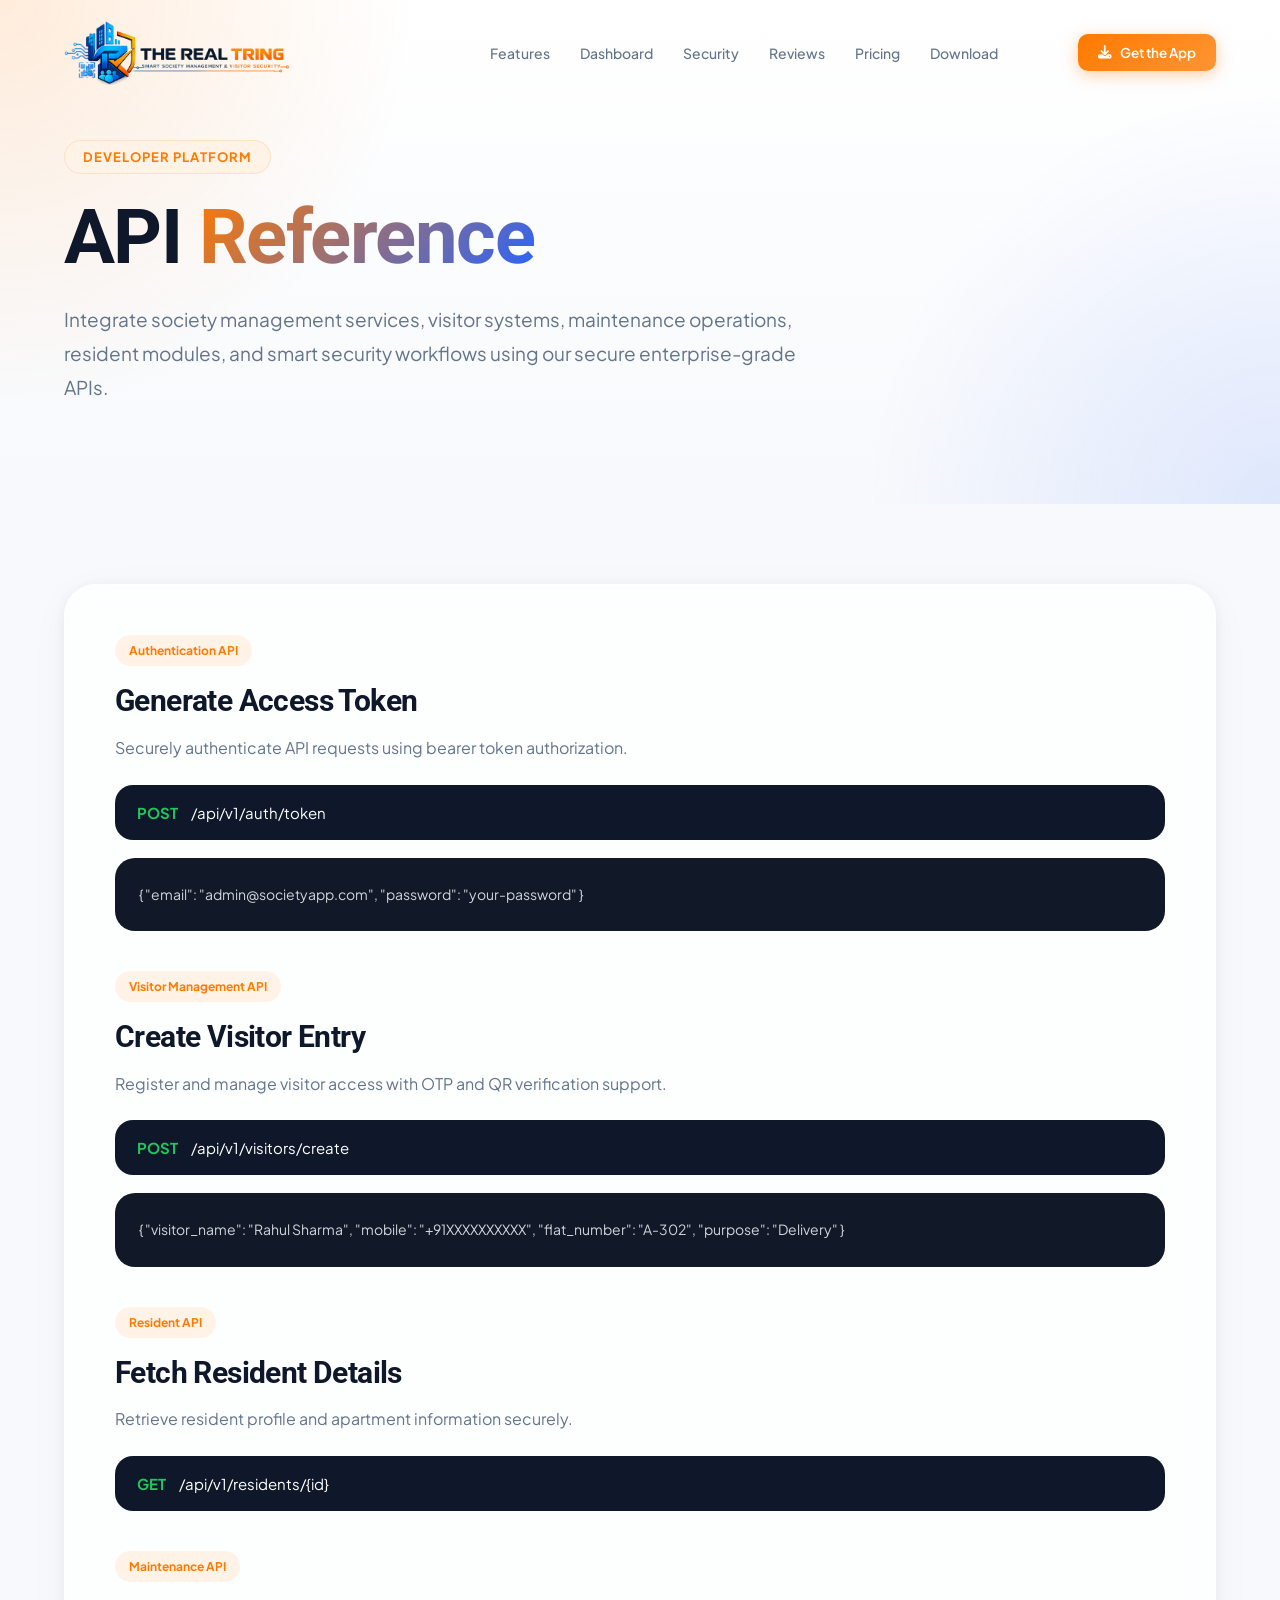
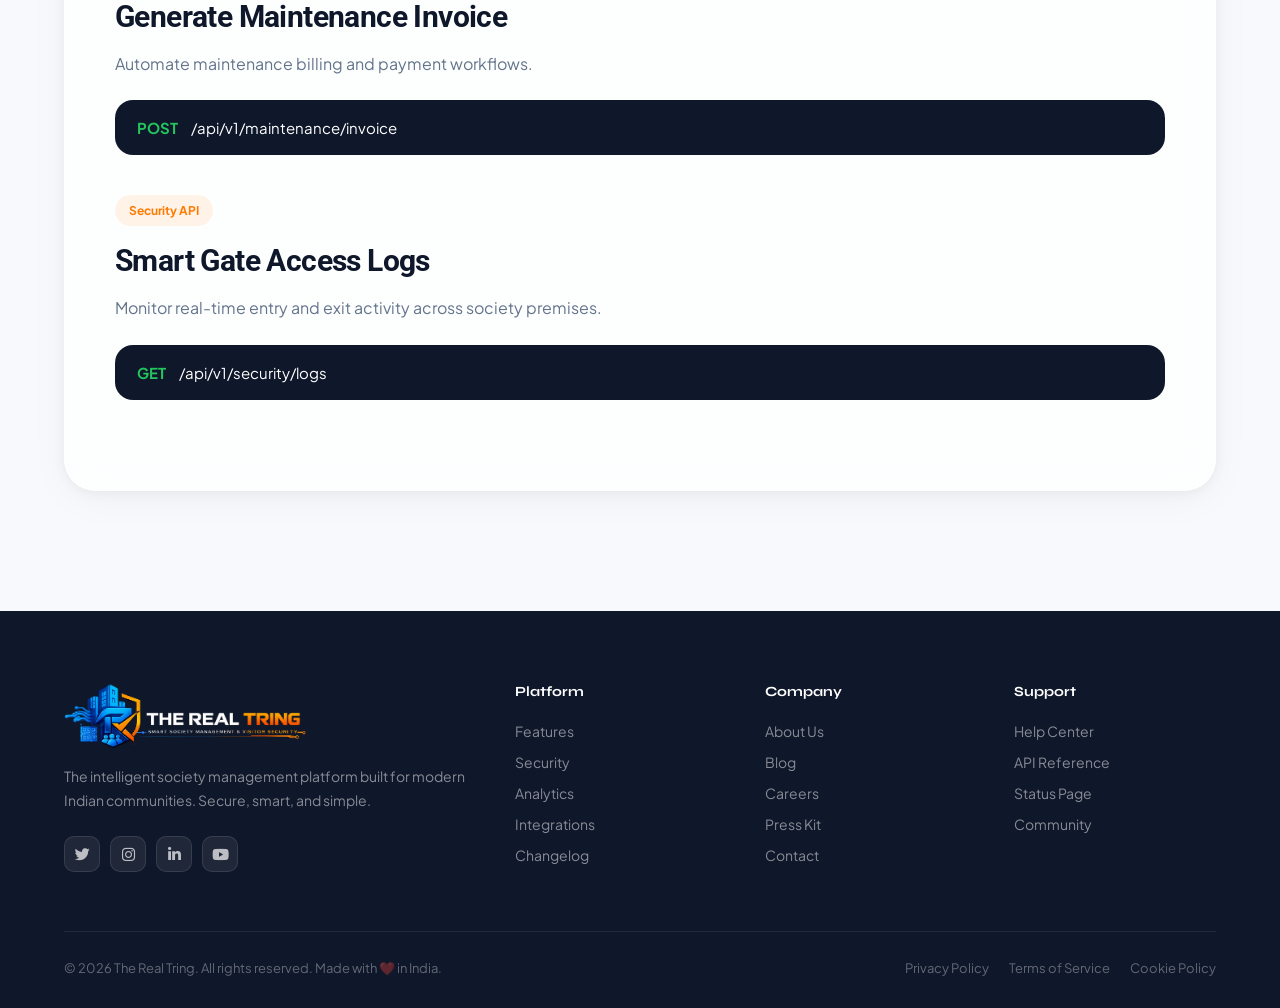
<file: API_Reference.html>
<!DOCTYPE html>
<html lang="en">
<head>
<meta charset="UTF-8">
<meta name="viewport" content="width=device-width, initial-scale=1.0">
<title>The Real Tring — Smart Society Management Platform</title>
<link rel="preconnect" href="https://fonts.googleapis.com">
<link href="https://fonts.googleapis.com/css2?family=Syne:wght@400;500;600;700;800&family=Plus+Jakarta+Sans:wght@300;400;500;600;700&display=swap" rel="stylesheet">
<link rel="stylesheet" href="https://cdnjs.cloudflare.com/ajax/libs/font-awesome/6.5.0/css/all.min.css">


<link rel="preconnect" href="https://fonts.googleapis.com">
<link rel="preconnect" href="https://fonts.gstatic.com" crossorigin>
<link href="https://fonts.googleapis.com/css2?family=Google+Sans:ital,opsz,wght@0,17..18,400..700;1,17..18,400..700&family=Inter:ital,opsz,wght@0,14..32,100..900;1,14..32,100..900&family=Open+Sans:ital,wght@0,300..800;1,300..800&family=Poppins:ital,wght@0,100;0,200;0,300;0,400;0,500;0,600;0,700;0,800;0,900;1,100;1,200;1,300;1,400;1,500;1,600;1,700;1,800;1,900&family=Roboto:ital,wght@0,100..900;1,100..900&family=Saira:ital,wght@0,100..900;1,100..900&display=swap" rel="stylesheet">

<link rel="stylesheet" href="./style/root.css">
<link rel="stylesheet" href="./style/style.css">


<!-- ========================================= -->
<!-- BASIC SEO META TAGS -->
<!-- ========================================= -->

<title>Society Management App | Smart Apartment & Community Management Platform</title>

<meta name="title" content="Society Management App | Smart Apartment & Community Management Platform">

<meta name="description" content="Modern society management app for apartments, residential communities, and gated societies. Manage visitors, maintenance billing, complaints, security, notices, parking, and residents from one smart platform.">

<meta name="keywords" content="society management app, apartment management software, residential society app, gated community management, visitor management app, maintenance billing software, apartment visitor system, housing society software, community management platform, smart society app">

<meta name="author" content="Your Company Name">

<meta name="robots" content="index, follow">

<meta name="language" content="English">

<meta name="revisit-after" content="7 days">

<meta name="viewport" content="width=device-width, initial-scale=1.0">

<meta charset="UTF-8">



<!-- ========================================= -->
<!-- CANONICAL URL -->
<!-- ========================================= -->

<link rel="canonical" href="https://yourdomain.com/">



<!-- ========================================= -->
<!-- OPEN GRAPH / FACEBOOK SEO -->
<!-- ========================================= -->

<meta property="og:type" content="website">

<meta property="og:url" content="https://github.com/juliabennett022-beep/powerhouses-/blob/main/OG%20Image.png?raw=true">

<meta property="og:title" content="Smart Society Management App">

<meta property="og:description" content="Manage your entire society digitally with visitor management, billing, complaints, notices, security, and resident management from one powerful app.">

<meta property="og:image" content="https://github.com/juliabennett022-beep/powerhouses-/blob/main/OG%20Image.png?raw=true">

<meta property="og:site_name" content="Your App Name">



<!-- ========================================= -->
<!-- TWITTER SEO -->
<!-- ========================================= -->

<meta name="twitter:card" content="summary_large_image">

<meta name="twitter:url" content="https://yourdomain.com/">

<meta name="twitter:title" content="Smart Society Management App">

<meta name="twitter:description" content="All-in-one apartment and society management platform for modern communities.">

<meta name="twitter:image" content="https://yourdomain.com/assets/og-image.jpg">



<!-- ========================================= -->
<!-- MOBILE / APP META -->
<!-- ========================================= -->

<meta name="theme-color" content="#0F172A">

<meta name="apple-mobile-web-app-capable" content="yes">

<meta name="apple-mobile-web-app-status-bar-style" content="black-translucent">

<meta name="apple-mobile-web-app-title" content="Your App Name">



<!-- ========================================= -->
<!-- FAVICON -->
<!-- ========================================= -->

<link rel="icon" type="image/png" href="./image/favicon.png">

<link rel="apple-touch-icon" href="./image/apple-touch-icon.png">



<!-- ========================================= -->
<!-- APP STORE LINKING -->
<!-- ========================================= -->

<meta name="apple-itunes-app" content="app-id=YOUR_APPLE_APP_ID">

<meta name="google-play-app" content="app-id=com.yourapp.package">



<!-- ========================================= -->
<!-- PRECONNECT FOR PERFORMANCE -->
<!-- ========================================= -->

<link rel="preconnect" href="https://fonts.googleapis.com">

<link rel="preconnect" href="https://fonts.gstatic.com" crossorigin>



<!-- ========================================= -->
<!-- STRUCTURED DATA SEO -->
<!-- ========================================= -->

<script type="application/ld+json">
{
  "@context": "https://schema.org",
  "@type": "SoftwareApplication",
  "name": "Your App Name",
  "operatingSystem": "Android, iOS",
  "applicationCategory": "BusinessApplication",
  "offers": {
    "@type": "Offer",
    "price": "0",
    "priceCurrency": "INR"
  },
  "description": "Smart society management app for apartments and gated communities.",
  "url": "https://yourdomain.com/",
  "image": "https://yourdomain.com/assets/og-image.jpg"
}
</script>



<!-- ========================================= -->
<!-- OPTIONAL SECURITY META -->
<!-- ========================================= -->

<meta http-equiv="X-UA-Compatible" content="IE=edge">



<!-- ========================================= -->
<!-- PERFORMANCE OPTIMIZATION -->
<!-- ========================================= -->

<link rel="dns-prefetch" href="//fonts.googleapis.com">

<link rel="dns-prefetch" href="//fonts.gstatic.com">
</head>

<body>
<!-- NAVBAR -->
<nav id="navbar">
  <div class="nav-inner">
    <a href="#" class="nav-logo">
      <img src="./image/logo for The real tring.png" alt="The Real Tring Logo">
    </a>
    <div class="nav-links">
      <a href="#features">Features</a>
      <a href="#dashboard">Dashboard</a>
      <a href="#security">Security</a>
      <a href="#reviews">Reviews</a>
      <a href="#pricing">Pricing</a>
      <a href="#download">Download</a>
    </div>
    <div class="nav-cta">
      <a href="#download" class="btn-nav"><i class="fa fa-download"></i> Get the App</a>
    </div>
    <button class="hamburger" id="hamburger" aria-label="Menu">
      <span></span><span></span><span></span>
    </button>
  </div>
</nav>

<!-- MOBILE MENU -->
<div class="mobile-menu" id="mobileMenu">
  <button class="mobile-menu-close" id="menuClose"><i class="fa fa-times"></i></button>
  <a href="#features" onclick="closeMobileMenu()">Features</a>
  <a href="#dashboard" onclick="closeMobileMenu()">Dashboard</a>
  <a href="#security" onclick="closeMobileMenu()">Security</a>
  <a href="#reviews" onclick="closeMobileMenu()">Reviews</a>
  <a href="#pricing" onclick="closeMobileMenu()">Pricing</a>
  <a href="#download" onclick="closeMobileMenu()">Download App</a>
</div>


</head>
<body>

 
  <section class="hero-policy">

    <div class="container">

      <div class="badge">
        Developer Platform
      </div>

      <h1 class="hero-title">
        API
        <span class="gradient-text">Reference</span>
      </h1>

      <p class="hero-desc">
        Integrate society management services, visitor systems, maintenance operations, resident modules, and smart security workflows using our secure enterprise-grade APIs.
      </p>

    </div>

  </section>

  <section class="api-section">

    <div class="container">

      <div class="api-card">

        <div class="api-block">

          <div class="tag">
            Authentication API
          </div>

          <h2 class="api-title">
            Generate Access Token
          </h2>

          <p class="api-desc">
            Securely authenticate API requests using bearer token authorization.
          </p>

          <div class="endpoint">
            <span class="method">POST</span>
            /api/v1/auth/token
          </div>

          <div class="code-block">
{
  "email": "admin@societyapp.com",
  "password": "your-password"
}
          </div>

        </div>

        <div class="api-block">

          <div class="tag">
            Visitor Management API
          </div>

          <h2 class="api-title">
            Create Visitor Entry
          </h2>

          <p class="api-desc">
            Register and manage visitor access with OTP and QR verification support.
          </p>

          <div class="endpoint">
            <span class="method">POST</span>
            /api/v1/visitors/create
          </div>

          <div class="code-block">
{
  "visitor_name": "Rahul Sharma",
  "mobile": "+91XXXXXXXXXX",
  "flat_number": "A-302",
  "purpose": "Delivery"
}
          </div>

        </div>

        <div class="api-block">

          <div class="tag">
            Resident API
          </div>

          <h2 class="api-title">
            Fetch Resident Details
          </h2>

          <p class="api-desc">
            Retrieve resident profile and apartment information securely.
          </p>

          <div class="endpoint">
            <span class="method">GET</span>
            /api/v1/residents/{id}
          </div>

        </div>

        <div class="api-block">

          <div class="tag">
            Maintenance API
          </div>

          <h2 class="api-title">
            Generate Maintenance Invoice
          </h2>

          <p class="api-desc">
            Automate maintenance billing and payment workflows.
          </p>

          <div class="endpoint">
            <span class="method">POST</span>
            /api/v1/maintenance/invoice
          </div>

        </div>

        <div class="api-block">

          <div class="tag">
            Security API
          </div>

          <h2 class="api-title">
            Smart Gate Access Logs
          </h2>

          <p class="api-desc">
            Monitor real-time entry and exit activity across society premises.
          </p>

          <div class="endpoint">
            <span class="method">GET</span>
            /api/v1/security/logs
          </div>

        </div>

      </div>

    </div>

  </section>


  <footer>
  <div class="container">
    <div class="footer-grid">
      <div class="footer-brand">
        <a href="#" class="footer-logo">
          <img src="./image/logo-white.png" alt="The Real Tring Logo">
        </a>
        <p class="footer-tagline">The intelligent society management platform built for modern Indian communities. Secure, smart, and simple.</p>
        <div class="social-links">
          <a href="#" class="social-link"><i class="fab fa-twitter"></i></a>
          <a href="#" class="social-link"><i class="fab fa-instagram"></i></a>
          <a href="#" class="social-link"><i class="fab fa-linkedin-in"></i></a>
          <a href="#" class="social-link"><i class="fab fa-youtube"></i></a>
        </div>
      </div>
      <div>
        <div class="footer-col-title">Platform</div>
        <ul class="footer-links">
          <li><a href="#">Features</a></li>
          <li><a href="#">Security</a></li>
          <li><a href="#">Analytics</a></li>
          <li><a href="#">Integrations</a></li>
          <li><a href="#">Changelog</a></li>
        </ul>
      </div>
      <div>
        <div class="footer-col-title">Company</div>
        <ul class="footer-links">
          <li><a href="#">About Us</a></li>
          <li><a href="#">Blog</a></li>
          <li><a href="#">Careers</a></li>
          <li><a href="#">Press Kit</a></li>
          <li><a href="./contact-us.html">Contact</a></li>
        </ul>
      </div>
      <div>
        <div class="footer-col-title">Support</div>
        <ul class="footer-links">
          <li><a href="./contact-us.html">Help Center</a></li>
          <li><a href="./API_Reference.html">API Reference</a></li>
          <li><a href="#">Status Page</a></li>
          <li><a href="#">Community</a></li>
        </ul>
      </div>
    </div>
    <div class="footer-bottom">
      <div class="footer-copy">© 2026 The Real Tring. All rights reserved. Made with ❤️ in India.</div>
      <div class="footer-legal">
        <a href="./privacy_policy.html">Privacy Policy</a>
        <a href="./terms_conditions.html">Terms of Service</a>
        <a href="./cookie_policy.html">Cookie Policy</a>
      </div>
    </div>
  </div>
</footer>
  <script src="./js/script.js"></script>
</body>
</html>
</file>
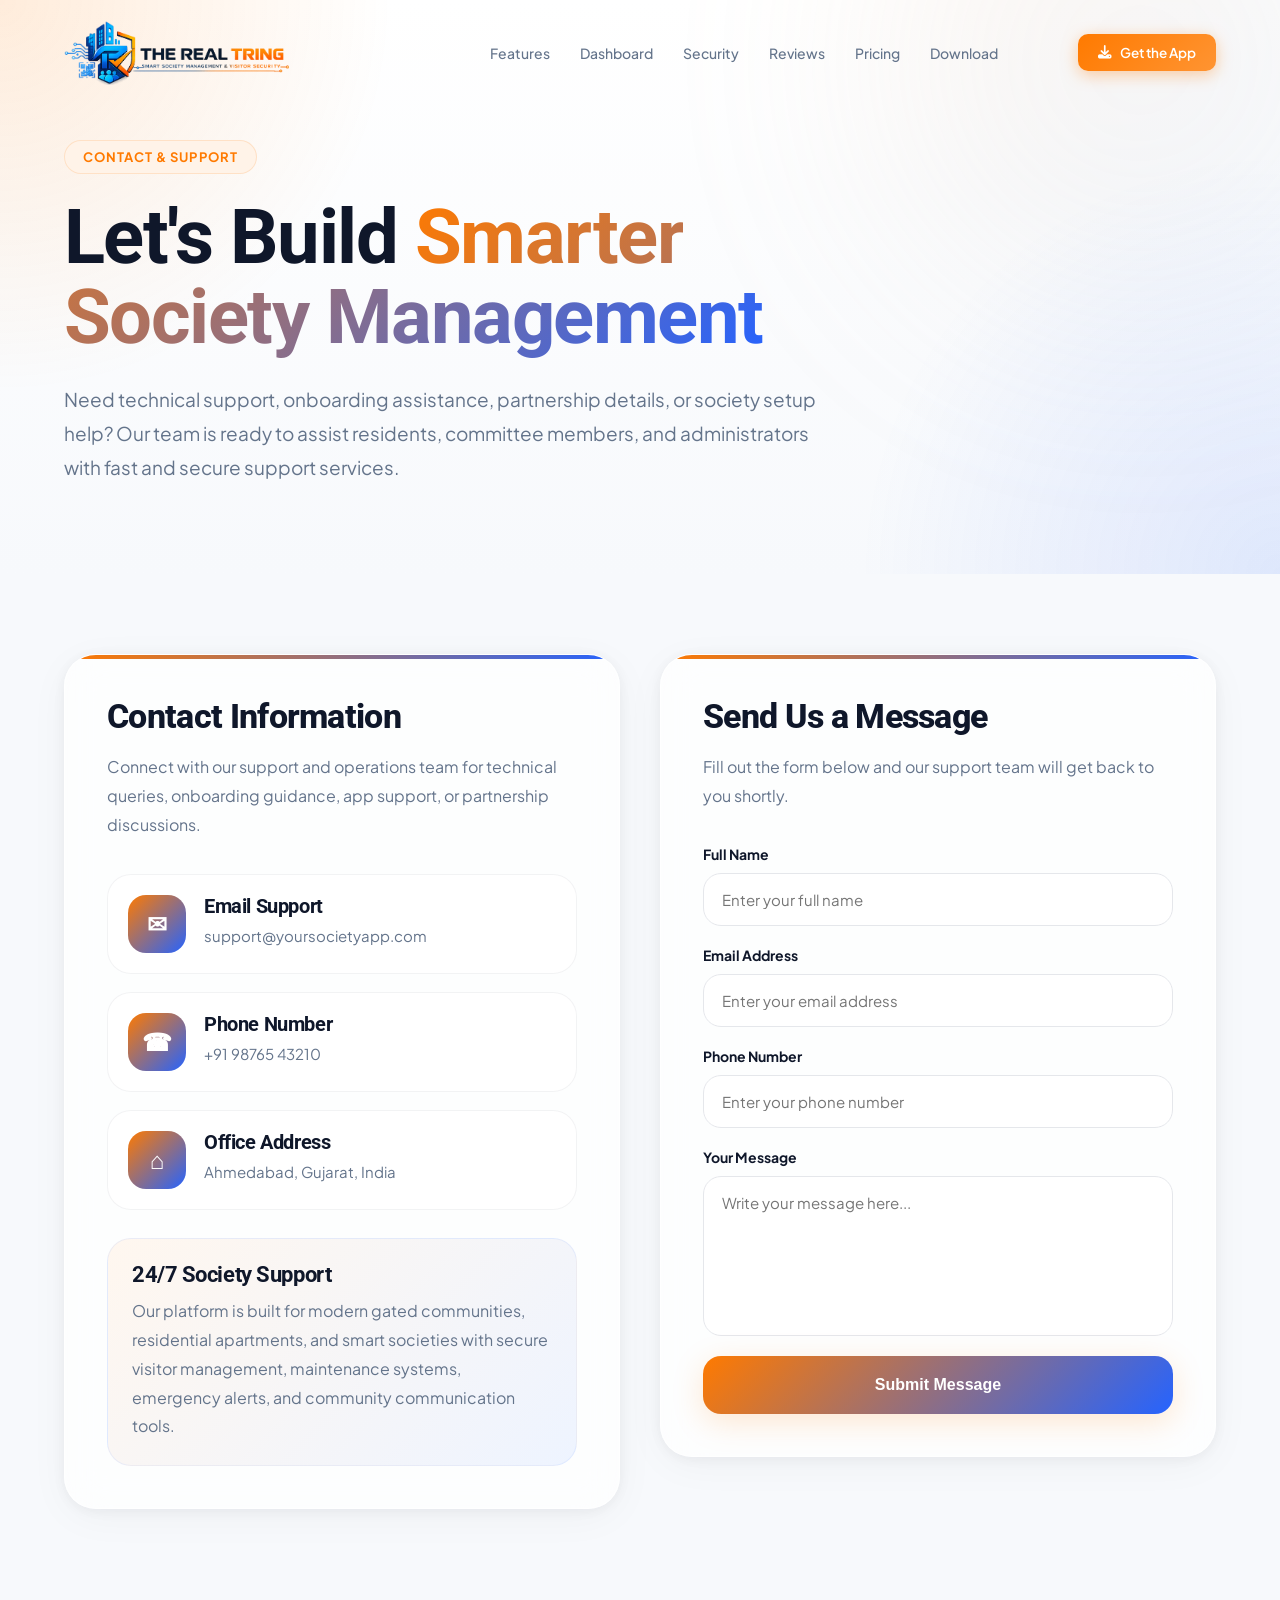
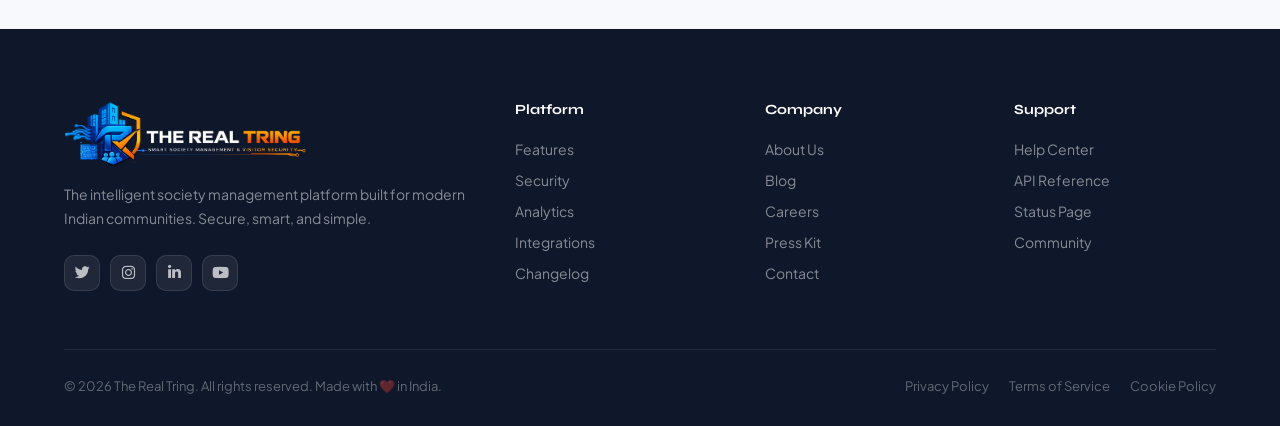
<file: contact-us.html>
<!DOCTYPE html>
<html lang="en">
<head>
<meta charset="UTF-8">
<meta name="viewport" content="width=device-width, initial-scale=1.0">
<title>The Real Tring — Smart Society Management Platform</title>
<link rel="preconnect" href="https://fonts.googleapis.com">
<link href="https://fonts.googleapis.com/css2?family=Syne:wght@400;500;600;700;800&family=Plus+Jakarta+Sans:wght@300;400;500;600;700&display=swap" rel="stylesheet">
<link rel="stylesheet" href="https://cdnjs.cloudflare.com/ajax/libs/font-awesome/6.5.0/css/all.min.css">


<link rel="preconnect" href="https://fonts.googleapis.com">
<link rel="preconnect" href="https://fonts.gstatic.com" crossorigin>
<link href="https://fonts.googleapis.com/css2?family=Google+Sans:ital,opsz,wght@0,17..18,400..700;1,17..18,400..700&family=Inter:ital,opsz,wght@0,14..32,100..900;1,14..32,100..900&family=Open+Sans:ital,wght@0,300..800;1,300..800&family=Poppins:ital,wght@0,100;0,200;0,300;0,400;0,500;0,600;0,700;0,800;0,900;1,100;1,200;1,300;1,400;1,500;1,600;1,700;1,800;1,900&family=Roboto:ital,wght@0,100..900;1,100..900&family=Saira:ital,wght@0,100..900;1,100..900&display=swap" rel="stylesheet">

<link rel="stylesheet" href="./style/root.css">
<link rel="stylesheet" href="./style/style.css">


<!-- ========================================= -->
<!-- BASIC SEO META TAGS -->
<!-- ========================================= -->

<title>Society Management App | Smart Apartment & Community Management Platform</title>

<meta name="title" content="Society Management App | Smart Apartment & Community Management Platform">

<meta name="description" content="Modern society management app for apartments, residential communities, and gated societies. Manage visitors, maintenance billing, complaints, security, notices, parking, and residents from one smart platform.">

<meta name="keywords" content="society management app, apartment management software, residential society app, gated community management, visitor management app, maintenance billing software, apartment visitor system, housing society software, community management platform, smart society app">

<meta name="author" content="Your Company Name">

<meta name="robots" content="index, follow">

<meta name="language" content="English">

<meta name="revisit-after" content="7 days">

<meta name="viewport" content="width=device-width, initial-scale=1.0">

<meta charset="UTF-8">



<!-- ========================================= -->
<!-- CANONICAL URL -->
<!-- ========================================= -->

<link rel="canonical" href="https://yourdomain.com/">



<!-- ========================================= -->
<!-- OPEN GRAPH / FACEBOOK SEO -->
<!-- ========================================= -->

<meta property="og:type" content="website">

<meta property="og:url" content="https://github.com/juliabennett022-beep/powerhouses-/blob/main/OG%20Image.png?raw=true">

<meta property="og:title" content="Smart Society Management App">

<meta property="og:description" content="Manage your entire society digitally with visitor management, billing, complaints, notices, security, and resident management from one powerful app.">

<meta property="og:image" content="https://github.com/juliabennett022-beep/powerhouses-/blob/main/OG%20Image.png?raw=true">

<meta property="og:site_name" content="Your App Name">



<!-- ========================================= -->
<!-- TWITTER SEO -->
<!-- ========================================= -->

<meta name="twitter:card" content="summary_large_image">

<meta name="twitter:url" content="https://yourdomain.com/">

<meta name="twitter:title" content="Smart Society Management App">

<meta name="twitter:description" content="All-in-one apartment and society management platform for modern communities.">

<meta name="twitter:image" content="https://yourdomain.com/assets/og-image.jpg">



<!-- ========================================= -->
<!-- MOBILE / APP META -->
<!-- ========================================= -->

<meta name="theme-color" content="#0F172A">

<meta name="apple-mobile-web-app-capable" content="yes">

<meta name="apple-mobile-web-app-status-bar-style" content="black-translucent">

<meta name="apple-mobile-web-app-title" content="Your App Name">



<!-- ========================================= -->
<!-- FAVICON -->
<!-- ========================================= -->

<link rel="icon" type="image/png" href="./image/favicon.png">

<link rel="apple-touch-icon" href="./image/apple-touch-icon.png">



<!-- ========================================= -->
<!-- APP STORE LINKING -->
<!-- ========================================= -->

<meta name="apple-itunes-app" content="app-id=YOUR_APPLE_APP_ID">

<meta name="google-play-app" content="app-id=com.yourapp.package">



<!-- ========================================= -->
<!-- PRECONNECT FOR PERFORMANCE -->
<!-- ========================================= -->

<link rel="preconnect" href="https://fonts.googleapis.com">

<link rel="preconnect" href="https://fonts.gstatic.com" crossorigin>



<!-- ========================================= -->
<!-- STRUCTURED DATA SEO -->
<!-- ========================================= -->

<script type="application/ld+json">
{
  "@context": "https://schema.org",
  "@type": "SoftwareApplication",
  "name": "Your App Name",
  "operatingSystem": "Android, iOS",
  "applicationCategory": "BusinessApplication",
  "offers": {
    "@type": "Offer",
    "price": "0",
    "priceCurrency": "INR"
  },
  "description": "Smart society management app for apartments and gated communities.",
  "url": "https://yourdomain.com/",
  "image": "https://yourdomain.com/assets/og-image.jpg"
}
</script>



<!-- ========================================= -->
<!-- OPTIONAL SECURITY META -->
<!-- ========================================= -->

<meta http-equiv="X-UA-Compatible" content="IE=edge">



<!-- ========================================= -->
<!-- PERFORMANCE OPTIMIZATION -->
<!-- ========================================= -->

<link rel="dns-prefetch" href="//fonts.googleapis.com">

<link rel="dns-prefetch" href="//fonts.gstatic.com">
</head>

<body>
<!-- NAVBAR -->
<nav id="navbar">
  <div class="nav-inner">
    <a href="#" class="nav-logo">
      <img src="./image/logo for The real tring.png" alt="The Real Tring Logo">
    </a>
    <div class="nav-links">
      <a href="#features">Features</a>
      <a href="#dashboard">Dashboard</a>
      <a href="#security">Security</a>
      <a href="#reviews">Reviews</a>
      <a href="#pricing">Pricing</a>
      <a href="#download">Download</a>
    </div>
    <div class="nav-cta">
      <a href="#download" class="btn-nav"><i class="fa fa-download"></i> Get the App</a>
    </div>
    <button class="hamburger" id="hamburger" aria-label="Menu">
      <span></span><span></span><span></span>
    </button>
  </div>
</nav>

<!-- MOBILE MENU -->
<div class="mobile-menu" id="mobileMenu">
  <button class="mobile-menu-close" id="menuClose"><i class="fa fa-times"></i></button>
  <a href="#features" onclick="closeMobileMenu()">Features</a>
  <a href="#dashboard" onclick="closeMobileMenu()">Dashboard</a>
  <a href="#security" onclick="closeMobileMenu()">Security</a>
  <a href="#reviews" onclick="closeMobileMenu()">Reviews</a>
  <a href="#pricing" onclick="closeMobileMenu()">Pricing</a>
  <a href="#download" onclick="closeMobileMenu()">Download App</a>
</div>


</head>
<body>

 
  <section class="contact-hero">

    <div class="container">

      <div class="badge">
        Contact & Support
      </div>

      <h1 class="hero-title">
        Let's Build
        <span class="gradient-text">Smarter Society Management</span>
      </h1>

      <p class="hero-desc">
        Need technical support, onboarding assistance, partnership details, or society setup help? Our team is ready to assist residents, committee members, and administrators with fast and secure support services.
      </p>

    </div>

  </section>

  <section class="contact-section">

    <div class="container">

      <div class="contact-grid">

        <!-- LEFT -->

        <div class="contact-info">

          <h2 class="section-title">
            Contact Information
          </h2>

          <p class="section-desc">
            Connect with our support and operations team for technical queries, onboarding guidance, app support, or partnership discussions.
          </p>

          <div class="info-card">

            <div class="icon-box">
              ✉
            </div>

            <div>
              <h4>Email Support</h4>
              <p>support@yoursocietyapp.com</p>
            </div>

          </div>

          <div class="info-card">

            <div class="icon-box">
              ☎
            </div>

            <div>
              <h4>Phone Number</h4>
              <p>+91 98765 43210</p>
            </div>

          </div>

          <div class="info-card">

            <div class="icon-box">
              ⌂
            </div>

            <div>
              <h4>Office Address</h4>
              <p>
                Ahmedabad, Gujarat, India
              </p>
            </div>

          </div>

          <div class="support-box">

            <h4>24/7 Society Support</h4>

            <p>
              Our platform is built for modern gated communities, residential apartments, and smart societies with secure visitor management, maintenance systems, emergency alerts, and community communication tools.
            </p>

          </div>

        </div>

        <!-- RIGHT -->

        <div class="contact-form">

          <h2 class="section-title">
            Send Us a Message
          </h2>

          <p class="section-desc">
            Fill out the form below and our support team will get back to you shortly.
          </p>

          <form>

            <div class="input-group">
              <label>Full Name</label>
              <input type="text" placeholder="Enter your full name">
            </div>

            <div class="input-group">
              <label>Email Address</label>
              <input type="email" placeholder="Enter your email address">
            </div>

            <div class="input-group">
              <label>Phone Number</label>
              <input type="text" placeholder="Enter your phone number">
            </div>

            <div class="input-group">
              <label>Your Message</label>
              <textarea placeholder="Write your message here..."></textarea>
            </div>

            <button type="submit" class="submit-btn">
              Submit Message
            </button>

          </form>

        </div>

      </div>

    </div>

  </section>

<footer>
  <div class="container">
    <div class="footer-grid">
      <div class="footer-brand">
        <a href="#" class="footer-logo">
          <img src="./image/logo-white.png" alt="The Real Tring Logo">
        </a>
        <p class="footer-tagline">The intelligent society management platform built for modern Indian communities. Secure, smart, and simple.</p>
        <div class="social-links">
          <a href="#" class="social-link"><i class="fab fa-twitter"></i></a>
          <a href="#" class="social-link"><i class="fab fa-instagram"></i></a>
          <a href="#" class="social-link"><i class="fab fa-linkedin-in"></i></a>
          <a href="#" class="social-link"><i class="fab fa-youtube"></i></a>
        </div>
      </div>
      <div>
        <div class="footer-col-title">Platform</div>
        <ul class="footer-links">
          <li><a href="#">Features</a></li>
          <li><a href="#">Security</a></li>
          <li><a href="#">Analytics</a></li>
          <li><a href="#">Integrations</a></li>
          <li><a href="#">Changelog</a></li>
        </ul>
      </div>
      <div>
        <div class="footer-col-title">Company</div>
        <ul class="footer-links">
          <li><a href="#">About Us</a></li>
          <li><a href="#">Blog</a></li>
          <li><a href="#">Careers</a></li>
          <li><a href="#">Press Kit</a></li>
          <li><a href="./contact-us.html">Contact</a></li>
        </ul>
      </div>
      <div>
        <div class="footer-col-title">Support</div>
        <ul class="footer-links">
          <li><a href="./contact-us.html">Help Center</a></li>
          <li><a href="./API_Reference.html">API Reference</a></li>
          <li><a href="#">Status Page</a></li>
          <li><a href="#">Community</a></li>
        </ul>
      </div>
    </div>
    <div class="footer-bottom">
      <div class="footer-copy">© 2026 The Real Tring. All rights reserved. Made with ❤️ in India.</div>
      <div class="footer-legal">
        <a href="./privacy_policy.html">Privacy Policy</a>
        <a href="./terms_conditions.html">Terms of Service</a>
        <a href="./cookie_policy.html">Cookie Policy</a>
      </div>
    </div>
  </div>
</footer>
  <script src="./js/script.js"></script>
  <script>

(function () {
    const root = document.documentElement;
    const focusableSelector = 'a[href], area[href], input:not([disabled]), select:not([disabled]), textarea:not([disabled]), button:not([disabled]), iframe, object, embed, [contenteditable], [tabindex]:not([tabindex="-1"])';
  
    let lastFocused = null;
    let activeDialog = null;
  
    // Helper: prevent scroll and pause Lenis
    const lockScroll = () => {
      root.classList.add('no-scroll');
      lenis.stop();
    };
  
    // Helper: restore scroll and resume Lenis
    const unlockScroll = () => {
      root.classList.remove('no-scroll');
      lenis.start();
    };
  
    // Trap focus within dialog
    function trapFocus(event) {
      if (!activeDialog) return;
      const focusables = Array.from(activeDialog.querySelectorAll(focusableSelector));
      if (!focusables.length) return;
      const first = focusables[0];
      const last = focusables[focusables.length - 1];
  
      if (event.key === 'Tab') {
        if (event.shiftKey && document.activeElement === first) {
          event.preventDefault();
          last.focus();
        } else if (!event.shiftKey && document.activeElement === last) {
          event.preventDefault();
          first.focus();
        }
      } else if (event.key === 'Escape') {
        event.preventDefault();
        closeDialog(activeDialog);
      }
    }
  
    function openDialog(dialog) {
      if (!(dialog instanceof HTMLDialogElement)) return;
  
      lastFocused = document.activeElement;
      activeDialog = dialog;
      dialog.showModal();
  
      lockScroll();
     
      // Focus first focusable element
      const firstFocusable = dialog.querySelector(focusableSelector);
      (firstFocusable || dialog).focus();
      
      setTimeout(() => {
        firstFocusable.focus();
      }, 900);
  
      document.addEventListener('keydown', trapFocus);
    }
  
    function closeDialog(dialog) {
      if (!(dialog instanceof HTMLDialogElement)) return;
      
      dialog.close();
      unlockScroll();
  
      // Restore focus
      if (lastFocused) lastFocused.focus();
  
      document.removeEventListener('keydown', trapFocus);
      activeDialog = null;
    }
  
    // Open dialog on trigger click
    document.addEventListener('click', (e) => {
      const trigger = e.target.closest('.dialog-open-trigger');
      if (!trigger) return;
  
      const dialogId = trigger.getAttribute('aria-controls');
      const dialog = document.getElementById(dialogId);
      if (dialog) {
        e.preventDefault();
        openDialog(dialog);
      }
    });
  
    // Close dialog on .dialog-close-trigger click
    document.addEventListener('click', (e) => {
      const closeBtn = e.target.closest('.dialog-close-trigger');
      if (!closeBtn) return;
  
      const dialog = closeBtn.closest('.c-dialog');
      if (dialog) {
        e.preventDefault();
        closeDialog(dialog);
      }
    });
  
    // Close when clicking backdrop
    document.querySelectorAll('.c-dialog').forEach((dialog) => {
      dialog.addEventListener('click', (e) => {
        const panel = dialog.querySelector('.c-dialog__panel');
        if (panel && !panel.contains(e.target)) {
          closeDialog(dialog);
        }
      });
    });
  })();

</script>
</body>
</html>
</file>
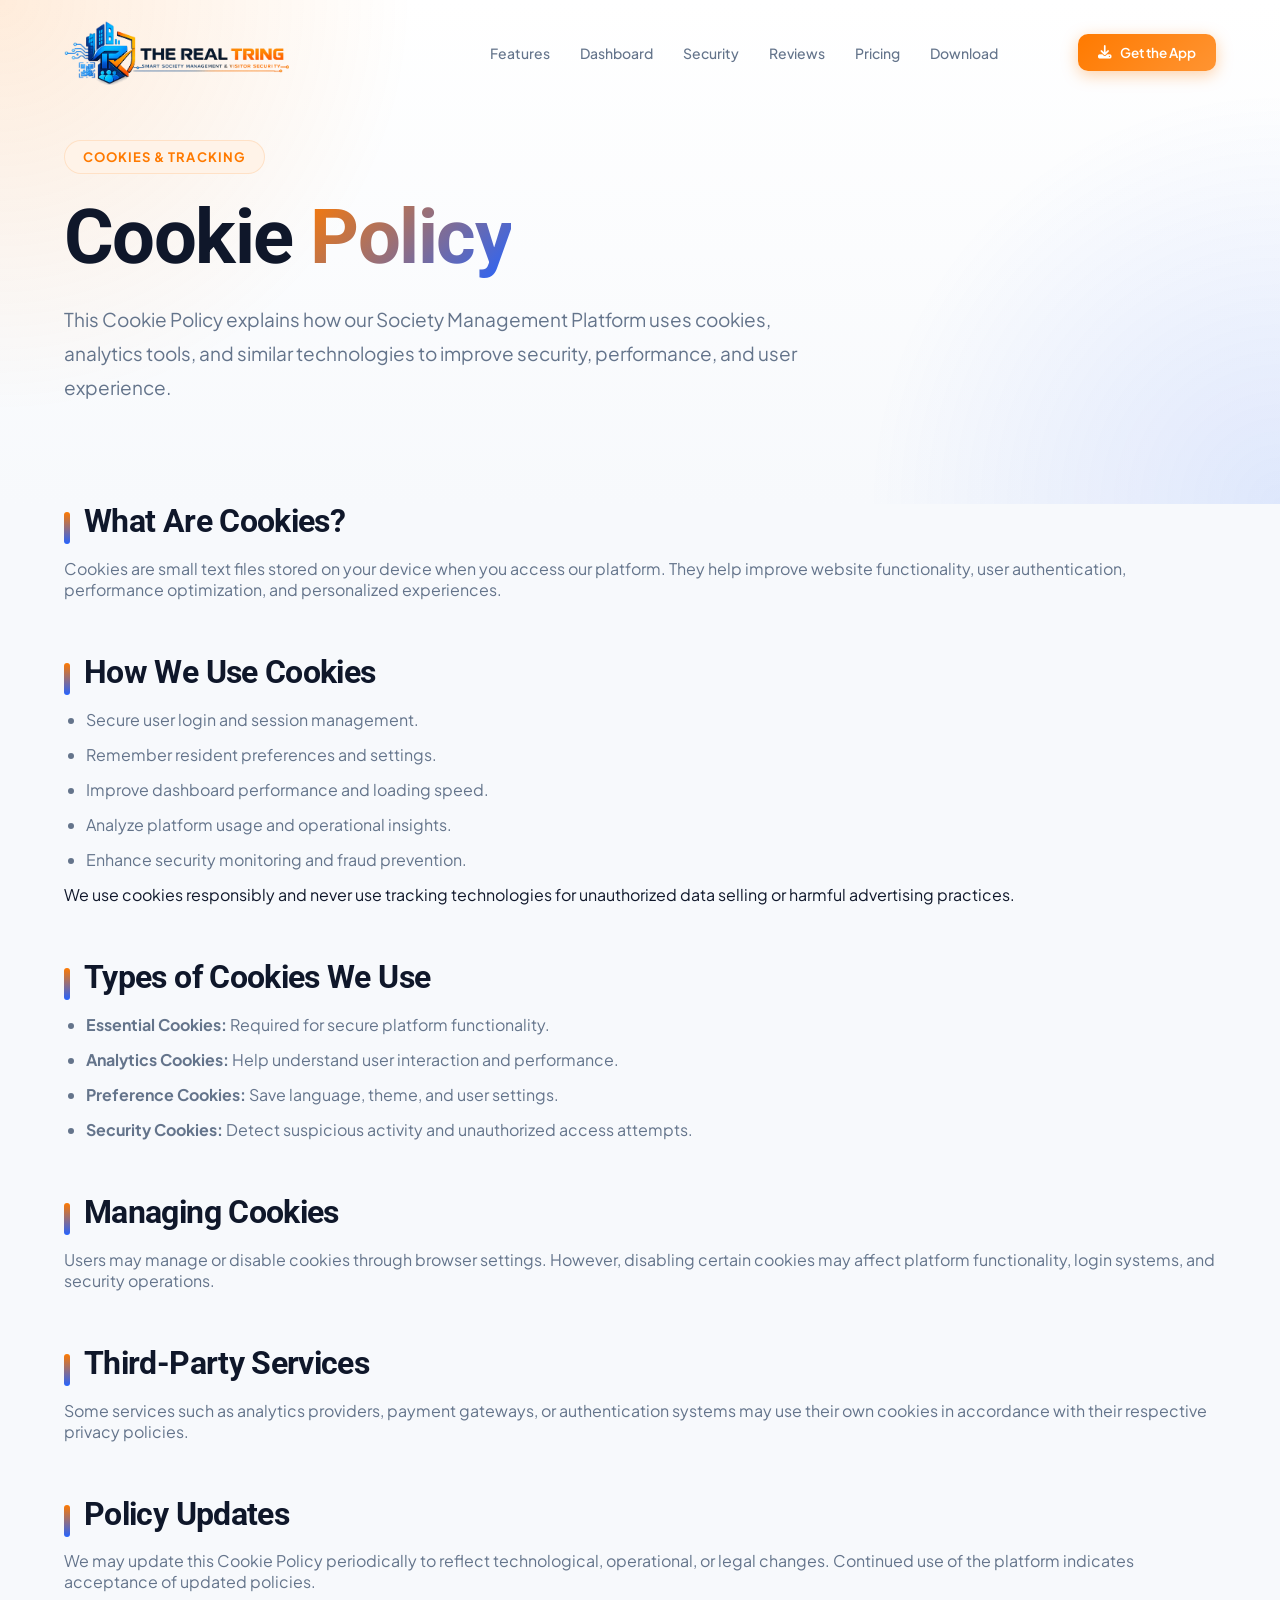
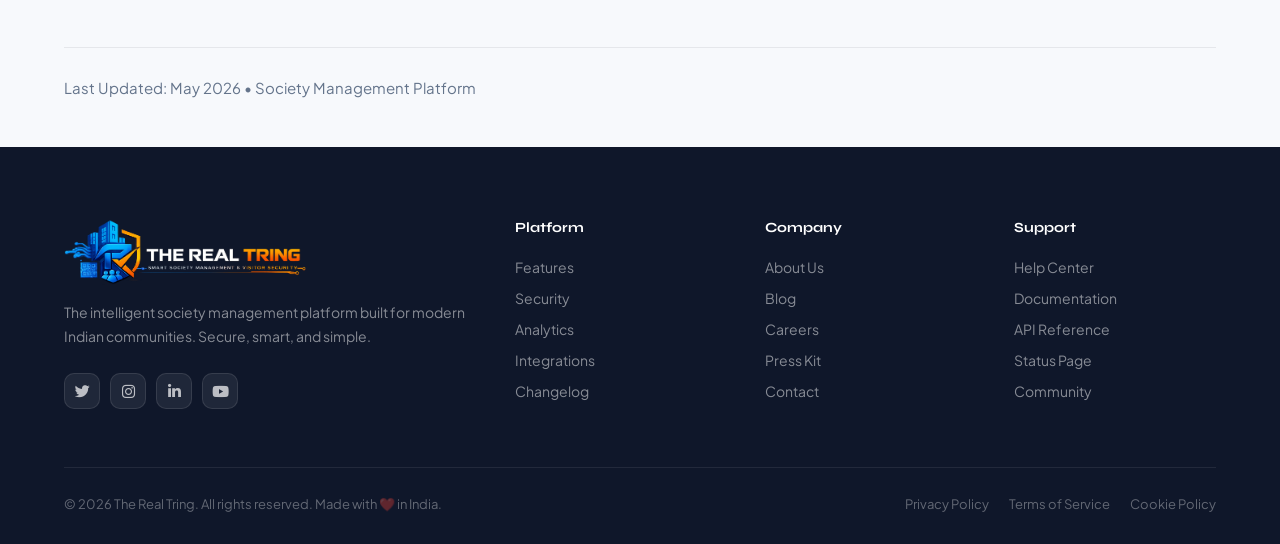
<file: cookie_policy.html>
<!DOCTYPE html>
<html lang="en">
<head>
<meta charset="UTF-8">
<meta name="viewport" content="width=device-width, initial-scale=1.0">
<title>The Real Tring — Smart Society Management Platform</title>
<link rel="preconnect" href="https://fonts.googleapis.com">
<link href="https://fonts.googleapis.com/css2?family=Syne:wght@400;500;600;700;800&family=Plus+Jakarta+Sans:wght@300;400;500;600;700&display=swap" rel="stylesheet">
<link rel="stylesheet" href="https://cdnjs.cloudflare.com/ajax/libs/font-awesome/6.5.0/css/all.min.css">


<link rel="preconnect" href="https://fonts.googleapis.com">
<link rel="preconnect" href="https://fonts.gstatic.com" crossorigin>
<link href="https://fonts.googleapis.com/css2?family=Google+Sans:ital,opsz,wght@0,17..18,400..700;1,17..18,400..700&family=Inter:ital,opsz,wght@0,14..32,100..900;1,14..32,100..900&family=Open+Sans:ital,wght@0,300..800;1,300..800&family=Poppins:ital,wght@0,100;0,200;0,300;0,400;0,500;0,600;0,700;0,800;0,900;1,100;1,200;1,300;1,400;1,500;1,600;1,700;1,800;1,900&family=Roboto:ital,wght@0,100..900;1,100..900&family=Saira:ital,wght@0,100..900;1,100..900&display=swap" rel="stylesheet">

<link rel="stylesheet" href="./style/root.css">
<link rel="stylesheet" href="./style/style.css">


<!-- ========================================= -->
<!-- BASIC SEO META TAGS -->
<!-- ========================================= -->

<title>Society Management App | Smart Apartment & Community Management Platform</title>

<meta name="title" content="Society Management App | Smart Apartment & Community Management Platform">

<meta name="description" content="Modern society management app for apartments, residential communities, and gated societies. Manage visitors, maintenance billing, complaints, security, notices, parking, and residents from one smart platform.">

<meta name="keywords" content="society management app, apartment management software, residential society app, gated community management, visitor management app, maintenance billing software, apartment visitor system, housing society software, community management platform, smart society app">

<meta name="author" content="Your Company Name">

<meta name="robots" content="index, follow">

<meta name="language" content="English">

<meta name="revisit-after" content="7 days">

<meta name="viewport" content="width=device-width, initial-scale=1.0">

<meta charset="UTF-8">



<!-- ========================================= -->
<!-- CANONICAL URL -->
<!-- ========================================= -->

<link rel="canonical" href="https://yourdomain.com/">



<!-- ========================================= -->
<!-- OPEN GRAPH / FACEBOOK SEO -->
<!-- ========================================= -->

<meta property="og:type" content="website">

<meta property="og:url" content="https://github.com/juliabennett022-beep/powerhouses-/blob/main/OG%20Image.png?raw=true">

<meta property="og:title" content="Smart Society Management App">

<meta property="og:description" content="Manage your entire society digitally with visitor management, billing, complaints, notices, security, and resident management from one powerful app.">

<meta property="og:image" content="https://github.com/juliabennett022-beep/powerhouses-/blob/main/OG%20Image.png?raw=true">

<meta property="og:site_name" content="Your App Name">



<!-- ========================================= -->
<!-- TWITTER SEO -->
<!-- ========================================= -->

<meta name="twitter:card" content="summary_large_image">

<meta name="twitter:url" content="https://yourdomain.com/">

<meta name="twitter:title" content="Smart Society Management App">

<meta name="twitter:description" content="All-in-one apartment and society management platform for modern communities.">

<meta name="twitter:image" content="https://yourdomain.com/assets/og-image.jpg">



<!-- ========================================= -->
<!-- MOBILE / APP META -->
<!-- ========================================= -->

<meta name="theme-color" content="#0F172A">

<meta name="apple-mobile-web-app-capable" content="yes">

<meta name="apple-mobile-web-app-status-bar-style" content="black-translucent">

<meta name="apple-mobile-web-app-title" content="Your App Name">



<!-- ========================================= -->
<!-- FAVICON -->
<!-- ========================================= -->

<link rel="icon" type="image/png" href="./image/favicon.png">

<link rel="apple-touch-icon" href="./image/apple-touch-icon.png">



<!-- ========================================= -->
<!-- APP STORE LINKING -->
<!-- ========================================= -->

<meta name="apple-itunes-app" content="app-id=YOUR_APPLE_APP_ID">

<meta name="google-play-app" content="app-id=com.yourapp.package">



<!-- ========================================= -->
<!-- PRECONNECT FOR PERFORMANCE -->
<!-- ========================================= -->

<link rel="preconnect" href="https://fonts.googleapis.com">

<link rel="preconnect" href="https://fonts.gstatic.com" crossorigin>



<!-- ========================================= -->
<!-- STRUCTURED DATA SEO -->
<!-- ========================================= -->

<script type="application/ld+json">
{
  "@context": "https://schema.org",
  "@type": "SoftwareApplication",
  "name": "Your App Name",
  "operatingSystem": "Android, iOS",
  "applicationCategory": "BusinessApplication",
  "offers": {
    "@type": "Offer",
    "price": "0",
    "priceCurrency": "INR"
  },
  "description": "Smart society management app for apartments and gated communities.",
  "url": "https://yourdomain.com/",
  "image": "https://yourdomain.com/assets/og-image.jpg"
}
</script>



<!-- ========================================= -->
<!-- OPTIONAL SECURITY META -->
<!-- ========================================= -->

<meta http-equiv="X-UA-Compatible" content="IE=edge">



<!-- ========================================= -->
<!-- PERFORMANCE OPTIMIZATION -->
<!-- ========================================= -->

<link rel="dns-prefetch" href="//fonts.googleapis.com">

<link rel="dns-prefetch" href="//fonts.gstatic.com">
</head>

<body>
<!-- NAVBAR -->
<nav id="navbar">
  <div class="nav-inner">
    <a href="#" class="nav-logo">
      <img src="./image/logo for The real tring.png" alt="The Real Tring Logo">
    </a>
    <div class="nav-links">
      <a href="#features">Features</a>
      <a href="#dashboard">Dashboard</a>
      <a href="#security">Security</a>
      <a href="#reviews">Reviews</a>
      <a href="#pricing">Pricing</a>
      <a href="#download">Download</a>
    </div>
    <div class="nav-cta">
      <a href="#download" class="btn-nav"><i class="fa fa-download"></i> Get the App</a>
    </div>
    <button class="hamburger" id="hamburger" aria-label="Menu">
      <span></span><span></span><span></span>
    </button>
  </div>
</nav>

<!-- MOBILE MENU -->
<div class="mobile-menu" id="mobileMenu">
  <button class="mobile-menu-close" id="menuClose"><i class="fa fa-times"></i></button>
  <a href="#features" onclick="closeMobileMenu()">Features</a>
  <a href="#dashboard" onclick="closeMobileMenu()">Dashboard</a>
  <a href="#security" onclick="closeMobileMenu()">Security</a>
  <a href="#reviews" onclick="closeMobileMenu()">Reviews</a>
  <a href="#pricing" onclick="closeMobileMenu()">Pricing</a>
  <a href="#download" onclick="closeMobileMenu()">Download App</a>
</div>


</head>
<body>

 
  <section class="hero-policy">

    <div class="container">

      <div class="badge">
        Cookies & Tracking
      </div>

      <h1 class="hero-title">
        Cookie
        <span class="gradient-text">Policy</span>
      </h1>

      <p class="hero-desc">
        This Cookie Policy explains how our Society Management Platform uses cookies, analytics tools, and similar technologies to improve security, performance, and user experience.
      </p>

    </div>

  </section>

  <section class="wrapper">

    <div class="container">

      <div class="card">

        <div class="section">

          <h2>What Are Cookies?</h2>

          <p>
            Cookies are small text files stored on your device when you access our platform. They help improve website functionality, user authentication, performance optimization, and personalized experiences.
          </p>

        </div>

        <div class="section">

          <h2>How We Use Cookies</h2>

          <ul>
            <li>Secure user login and session management.</li>
            <li>Remember resident preferences and settings.</li>
            <li>Improve dashboard performance and loading speed.</li>
            <li>Analyze platform usage and operational insights.</li>
            <li>Enhance security monitoring and fraud prevention.</li>
          </ul>

          <div class="highlight">
            We use cookies responsibly and never use tracking technologies for unauthorized data selling or harmful advertising practices.
          </div>

        </div>

        <div class="section">

          <h2>Types of Cookies We Use</h2>

          <ul>
            <li><strong>Essential Cookies:</strong> Required for secure platform functionality.</li>
            <li><strong>Analytics Cookies:</strong> Help understand user interaction and performance.</li>
            <li><strong>Preference Cookies:</strong> Save language, theme, and user settings.</li>
            <li><strong>Security Cookies:</strong> Detect suspicious activity and unauthorized access attempts.</li>
          </ul>

        </div>

        <div class="section">

          <h2>Managing Cookies</h2>

          <p>
            Users may manage or disable cookies through browser settings. However, disabling certain cookies may affect platform functionality, login systems, and security operations.
          </p>

        </div>

        <div class="section">

          <h2>Third-Party Services</h2>

          <p>
            Some services such as analytics providers, payment gateways, or authentication systems may use their own cookies in accordance with their respective privacy policies.
          </p>

        </div>

        <div class="section">

          <h2>Policy Updates</h2>

          <p>
            We may update this Cookie Policy periodically to reflect technological, operational, or legal changes. Continued use of the platform indicates acceptance of updated policies.
          </p>

        </div>

        <div class="footer-note">
          Last Updated: May 2026 • Society Management Platform
        </div>

      </div>

    </div>

  </section>


  <footer>
  <div class="container">
    <div class="footer-grid">
      <div class="footer-brand">
        <a href="#" class="footer-logo">
          <img src="./image/logo-white.png" alt="The Real Tring Logo">
        </a>
        <p class="footer-tagline">The intelligent society management platform built for modern Indian communities. Secure, smart, and simple.</p>
        <div class="social-links">
          <a href="#" class="social-link"><i class="fab fa-twitter"></i></a>
          <a href="#" class="social-link"><i class="fab fa-instagram"></i></a>
          <a href="#" class="social-link"><i class="fab fa-linkedin-in"></i></a>
          <a href="#" class="social-link"><i class="fab fa-youtube"></i></a>
        </div>
      </div>
      <div>
        <div class="footer-col-title">Platform</div>
        <ul class="footer-links">
          <li><a href="#">Features</a></li>
          <li><a href="#">Security</a></li>
          <li><a href="#">Analytics</a></li>
          <li><a href="#">Integrations</a></li>
          <li><a href="#">Changelog</a></li>
        </ul>
      </div>
      <div>
        <div class="footer-col-title">Company</div>
        <ul class="footer-links">
          <li><a href="#">About Us</a></li>
          <li><a href="#">Blog</a></li>
          <li><a href="#">Careers</a></li>
          <li><a href="#">Press Kit</a></li>
          <li><a href="./contact-us.html">Contact</a></li>
        </ul>
      </div>
      <div>
        <div class="footer-col-title">Support</div>
        <ul class="footer-links">
          <li><a href="./contact-us.html">Help Center</a></li>
          <li><a href="#">Documentation</a></li>
          <li><a href="./API_Reference.html">API Reference</a></li>
          <li><a href="#">Status Page</a></li>
          <li><a href="#">Community</a></li>
        </ul>
      </div>
    </div>
    <div class="footer-bottom">
      <div class="footer-copy">© 2026 The Real Tring. All rights reserved. Made with ❤️ in India.</div>
      <div class="footer-legal">
        <a href="./privacy_policy.html">Privacy Policy</a>
        <a href="./terms_conditions.html">Terms of Service</a>
        <a href="./cookie_policy.html">Cookie Policy</a>
      </div>
    </div>
  </div>
</footer>
  <script src="./js/script.js"></script>
</body>
</html>
</file>
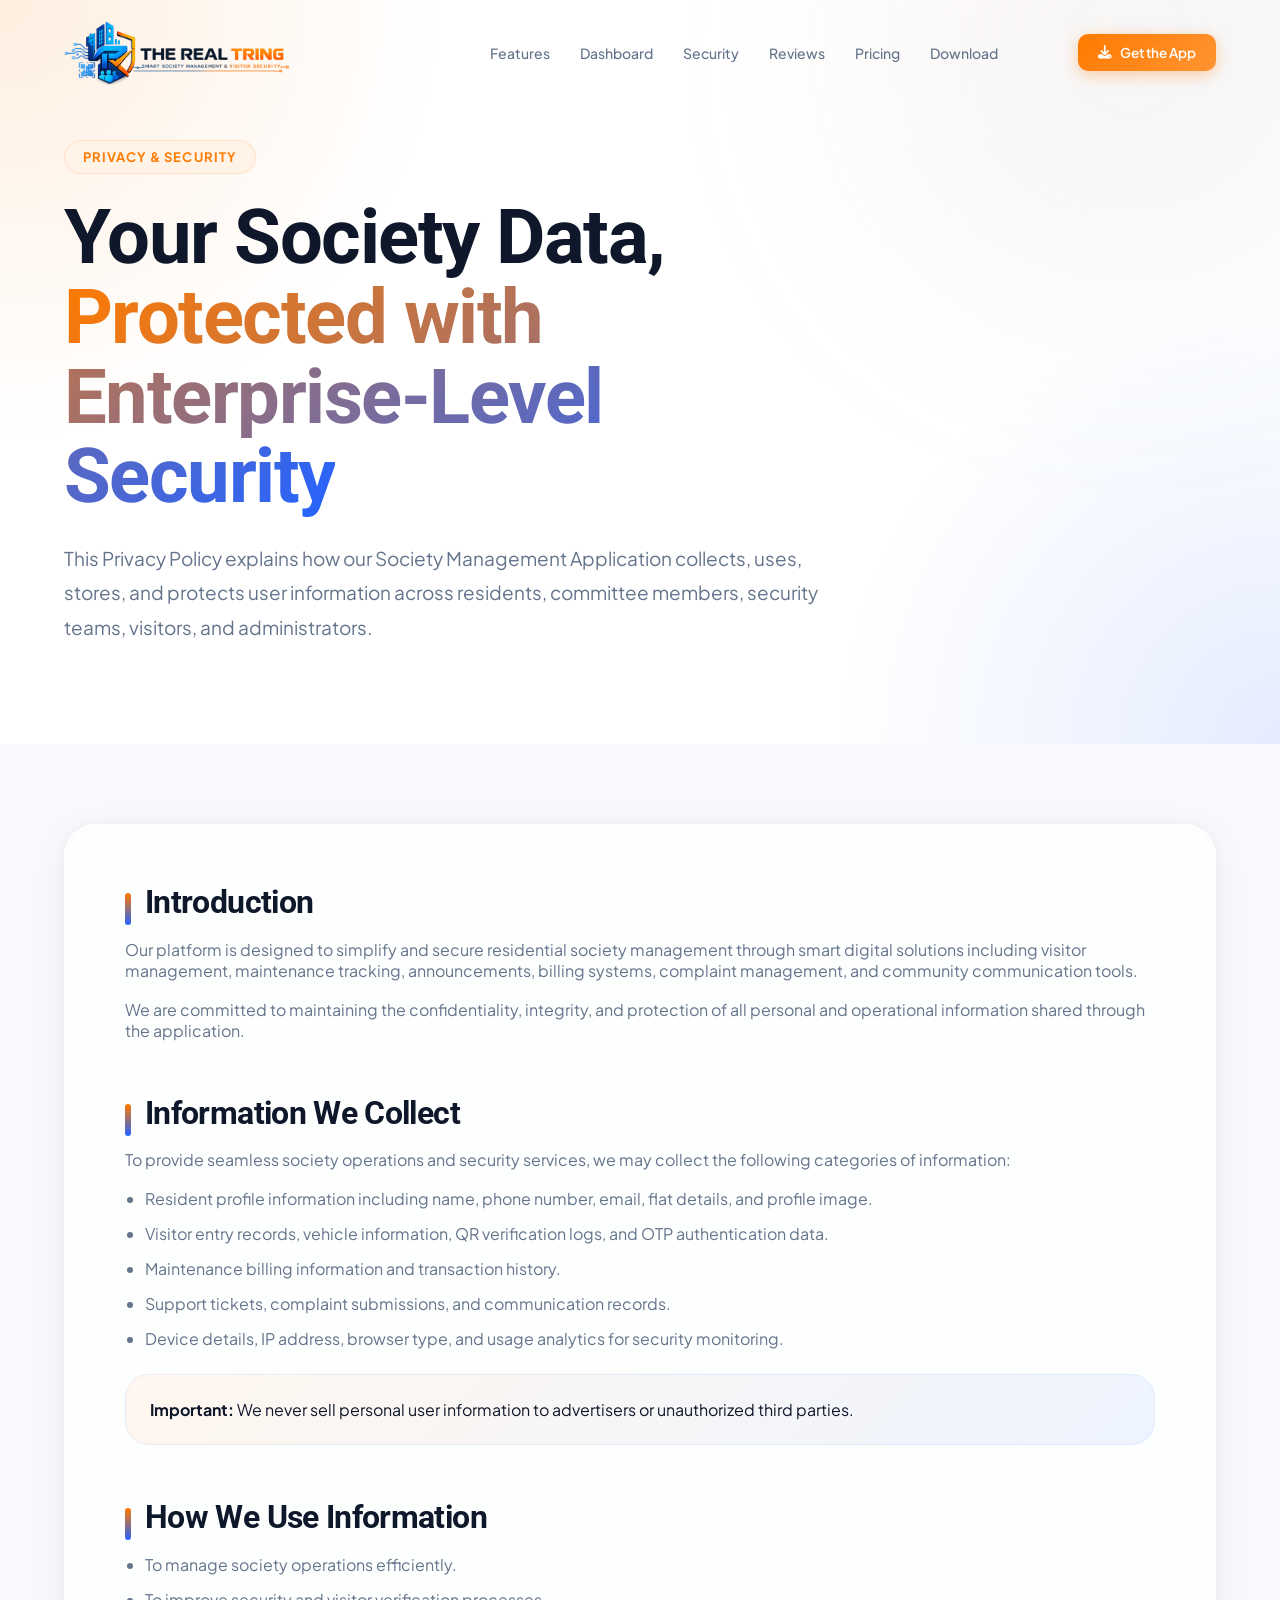
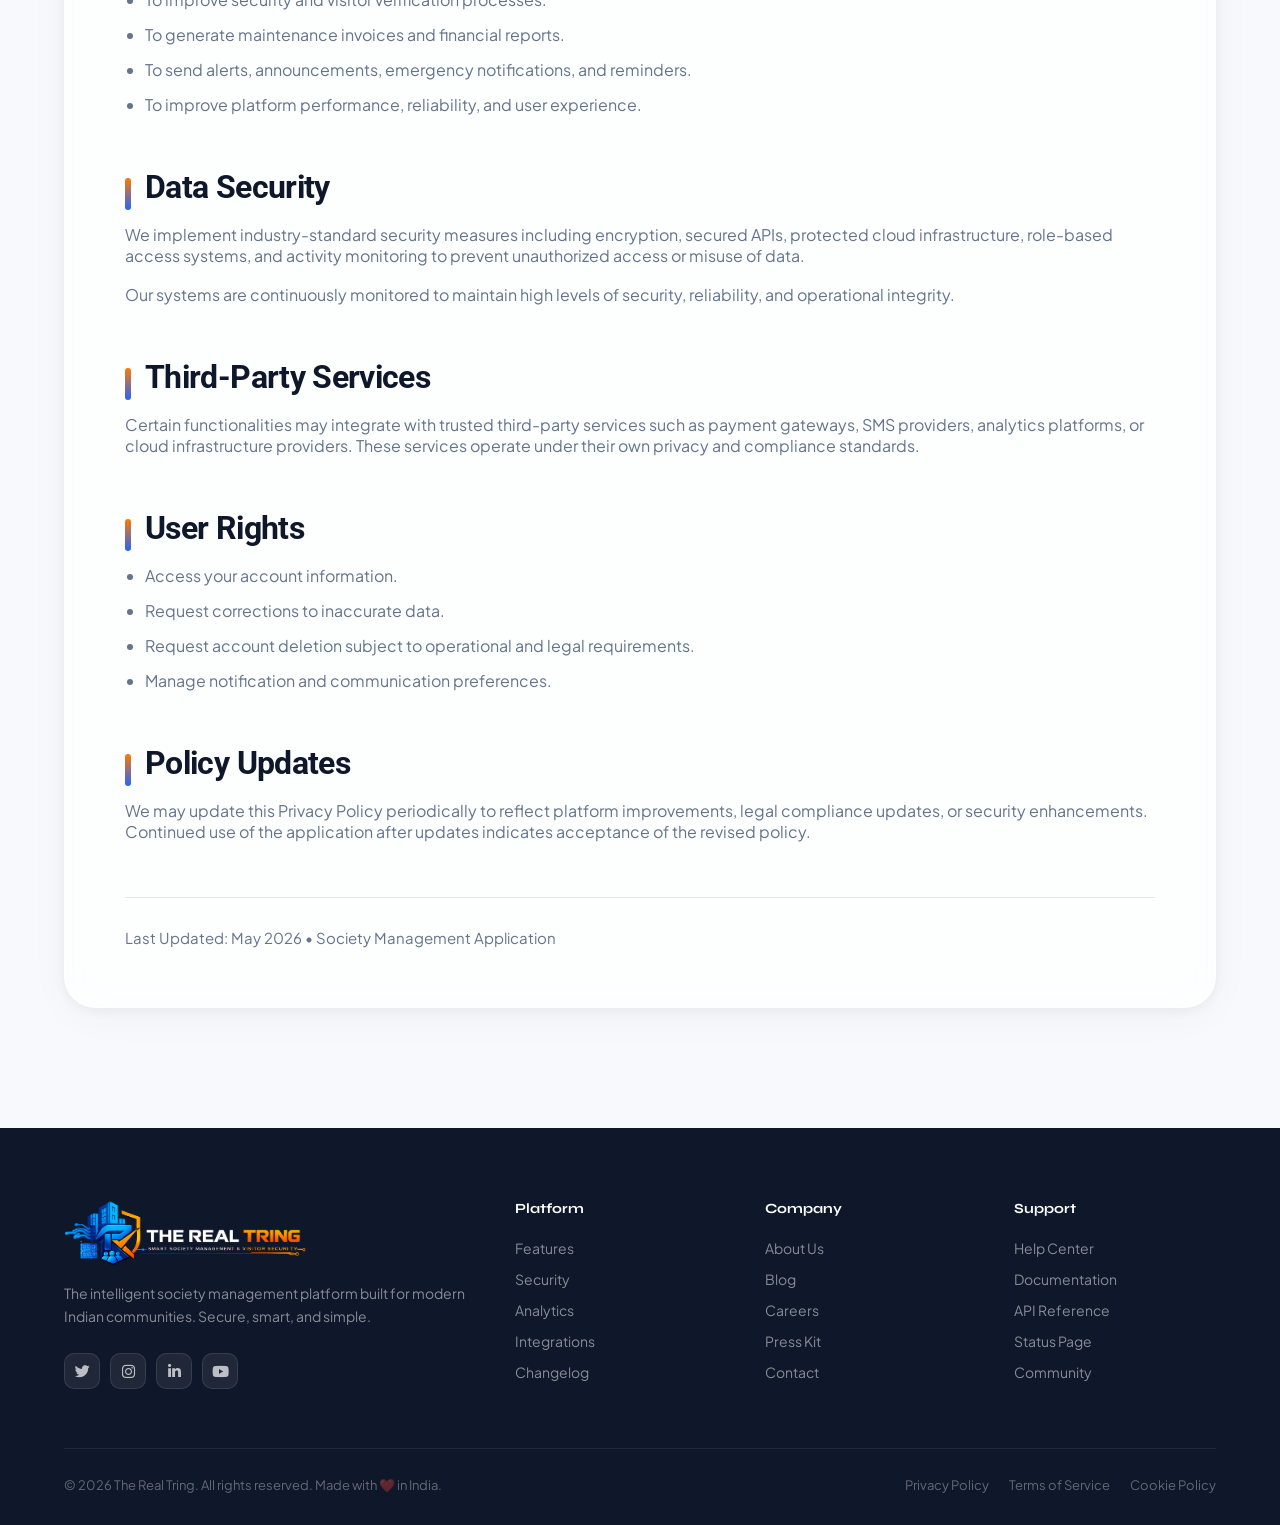
<file: privacy_policy.html>
<!DOCTYPE html>
<html lang="en">
<head>
<meta charset="UTF-8">
<meta name="viewport" content="width=device-width, initial-scale=1.0">
<title>The Real Tring — Smart Society Management Platform</title>
<link rel="preconnect" href="https://fonts.googleapis.com">
<link href="https://fonts.googleapis.com/css2?family=Syne:wght@400;500;600;700;800&family=Plus+Jakarta+Sans:wght@300;400;500;600;700&display=swap" rel="stylesheet">
<link rel="stylesheet" href="https://cdnjs.cloudflare.com/ajax/libs/font-awesome/6.5.0/css/all.min.css">


<link rel="preconnect" href="https://fonts.googleapis.com">
<link rel="preconnect" href="https://fonts.gstatic.com" crossorigin>
<link href="https://fonts.googleapis.com/css2?family=Google+Sans:ital,opsz,wght@0,17..18,400..700;1,17..18,400..700&family=Inter:ital,opsz,wght@0,14..32,100..900;1,14..32,100..900&family=Open+Sans:ital,wght@0,300..800;1,300..800&family=Poppins:ital,wght@0,100;0,200;0,300;0,400;0,500;0,600;0,700;0,800;0,900;1,100;1,200;1,300;1,400;1,500;1,600;1,700;1,800;1,900&family=Roboto:ital,wght@0,100..900;1,100..900&family=Saira:ital,wght@0,100..900;1,100..900&display=swap" rel="stylesheet">

<link rel="stylesheet" href="./style/root.css">
<link rel="stylesheet" href="./style/style.css">


<!-- ========================================= -->
<!-- BASIC SEO META TAGS -->
<!-- ========================================= -->

<title>Society Management App | Smart Apartment & Community Management Platform</title>

<meta name="title" content="Society Management App | Smart Apartment & Community Management Platform">

<meta name="description" content="Modern society management app for apartments, residential communities, and gated societies. Manage visitors, maintenance billing, complaints, security, notices, parking, and residents from one smart platform.">

<meta name="keywords" content="society management app, apartment management software, residential society app, gated community management, visitor management app, maintenance billing software, apartment visitor system, housing society software, community management platform, smart society app">

<meta name="author" content="Your Company Name">

<meta name="robots" content="index, follow">

<meta name="language" content="English">

<meta name="revisit-after" content="7 days">

<meta name="viewport" content="width=device-width, initial-scale=1.0">

<meta charset="UTF-8">



<!-- ========================================= -->
<!-- CANONICAL URL -->
<!-- ========================================= -->

<link rel="canonical" href="https://yourdomain.com/">



<!-- ========================================= -->
<!-- OPEN GRAPH / FACEBOOK SEO -->
<!-- ========================================= -->

<meta property="og:type" content="website">

<meta property="og:url" content="https://github.com/juliabennett022-beep/powerhouses-/blob/main/OG%20Image.png?raw=true">

<meta property="og:title" content="Smart Society Management App">

<meta property="og:description" content="Manage your entire society digitally with visitor management, billing, complaints, notices, security, and resident management from one powerful app.">

<meta property="og:image" content="https://github.com/juliabennett022-beep/powerhouses-/blob/main/OG%20Image.png?raw=true">

<meta property="og:site_name" content="Your App Name">



<!-- ========================================= -->
<!-- TWITTER SEO -->
<!-- ========================================= -->

<meta name="twitter:card" content="summary_large_image">

<meta name="twitter:url" content="https://yourdomain.com/">

<meta name="twitter:title" content="Smart Society Management App">

<meta name="twitter:description" content="All-in-one apartment and society management platform for modern communities.">

<meta name="twitter:image" content="https://yourdomain.com/assets/og-image.jpg">



<!-- ========================================= -->
<!-- MOBILE / APP META -->
<!-- ========================================= -->

<meta name="theme-color" content="#0F172A">

<meta name="apple-mobile-web-app-capable" content="yes">

<meta name="apple-mobile-web-app-status-bar-style" content="black-translucent">

<meta name="apple-mobile-web-app-title" content="Your App Name">



<!-- ========================================= -->
<!-- FAVICON -->
<!-- ========================================= -->

<link rel="icon" type="image/png" href="./image/favicon.png">

<link rel="apple-touch-icon" href="./image/apple-touch-icon.png">



<!-- ========================================= -->
<!-- APP STORE LINKING -->
<!-- ========================================= -->

<meta name="apple-itunes-app" content="app-id=YOUR_APPLE_APP_ID">

<meta name="google-play-app" content="app-id=com.yourapp.package">



<!-- ========================================= -->
<!-- PRECONNECT FOR PERFORMANCE -->
<!-- ========================================= -->

<link rel="preconnect" href="https://fonts.googleapis.com">

<link rel="preconnect" href="https://fonts.gstatic.com" crossorigin>



<!-- ========================================= -->
<!-- STRUCTURED DATA SEO -->
<!-- ========================================= -->

<script type="application/ld+json">
{
  "@context": "https://schema.org",
  "@type": "SoftwareApplication",
  "name": "Your App Name",
  "operatingSystem": "Android, iOS",
  "applicationCategory": "BusinessApplication",
  "offers": {
    "@type": "Offer",
    "price": "0",
    "priceCurrency": "INR"
  },
  "description": "Smart society management app for apartments and gated communities.",
  "url": "https://yourdomain.com/",
  "image": "https://yourdomain.com/assets/og-image.jpg"
}
</script>



<!-- ========================================= -->
<!-- OPTIONAL SECURITY META -->
<!-- ========================================= -->

<meta http-equiv="X-UA-Compatible" content="IE=edge">



<!-- ========================================= -->
<!-- PERFORMANCE OPTIMIZATION -->
<!-- ========================================= -->

<link rel="dns-prefetch" href="//fonts.googleapis.com">

<link rel="dns-prefetch" href="//fonts.gstatic.com">
</head>

<body>
<!-- NAVBAR -->
<nav id="navbar">
  <div class="nav-inner">
    <a href="#" class="nav-logo">
      <img src="./image/logo for The real tring.png" alt="The Real Tring Logo">
    </a>
    <div class="nav-links">
      <a href="#features">Features</a>
      <a href="#dashboard">Dashboard</a>
      <a href="#security">Security</a>
      <a href="#reviews">Reviews</a>
      <a href="#pricing">Pricing</a>
      <a href="#download">Download</a>
    </div>
    <div class="nav-cta">
      <a href="#download" class="btn-nav"><i class="fa fa-download"></i> Get the App</a>
    </div>
    <button class="hamburger" id="hamburger" aria-label="Menu">
      <span></span><span></span><span></span>
    </button>
  </div>
</nav>

<!-- MOBILE MENU -->
<div class="mobile-menu" id="mobileMenu">
  <button class="mobile-menu-close" id="menuClose"><i class="fa fa-times"></i></button>
  <a href="#features" onclick="closeMobileMenu()">Features</a>
  <a href="#dashboard" onclick="closeMobileMenu()">Dashboard</a>
  <a href="#security" onclick="closeMobileMenu()">Security</a>
  <a href="#reviews" onclick="closeMobileMenu()">Reviews</a>
  <a href="#pricing" onclick="closeMobileMenu()">Pricing</a>
  <a href="#download" onclick="closeMobileMenu()">Download App</a>
</div>


</head>
<body>

  <section class="policy-hero">
    <div class="container">

      <div class="badge">
        Privacy & Security
      </div>

      <h1 class="hero-title">
        Your Society Data,
        <span class="gradient-text">Protected with Enterprise-Level Security</span>
      </h1>

      <p class="hero-desc">
        This Privacy Policy explains how our Society Management Application collects, uses, stores, and protects user information across residents, committee members, security teams, visitors, and administrators.
      </p>

    </div>
  </section>

  <section class="policy-wrapper">
    <div class="container">

      <div class="policy-card">

        <div class="policy-section">
          <h2>Introduction</h2>

          <p>
            Our platform is designed to simplify and secure residential society management through smart digital solutions including visitor management, maintenance tracking, announcements, billing systems, complaint management, and community communication tools.
          </p>

          <p>
            We are committed to maintaining the confidentiality, integrity, and protection of all personal and operational information shared through the application.
          </p>
        </div>

        <div class="policy-section">
          <h2>Information We Collect</h2>

          <p>
            To provide seamless society operations and security services, we may collect the following categories of information:
          </p>

          <ul>
            <li>Resident profile information including name, phone number, email, flat details, and profile image.</li>
            <li>Visitor entry records, vehicle information, QR verification logs, and OTP authentication data.</li>
            <li>Maintenance billing information and transaction history.</li>
            <li>Support tickets, complaint submissions, and communication records.</li>
            <li>Device details, IP address, browser type, and usage analytics for security monitoring.</li>
          </ul>

          <div class="highlight-box">
            <strong>Important:</strong>
            We never sell personal user information to advertisers or unauthorized third parties.
          </div>

        </div>

        <div class="policy-section">
          <h2>How We Use Information</h2>

          <ul>
            <li>To manage society operations efficiently.</li>
            <li>To improve security and visitor verification processes.</li>
            <li>To generate maintenance invoices and financial reports.</li>
            <li>To send alerts, announcements, emergency notifications, and reminders.</li>
            <li>To improve platform performance, reliability, and user experience.</li>
          </ul>
        </div>

        <div class="policy-section">
          <h2>Data Security</h2>

          <p>
            We implement industry-standard security measures including encryption, secured APIs, protected cloud infrastructure, role-based access systems, and activity monitoring to prevent unauthorized access or misuse of data.
          </p>

          <p>
            Our systems are continuously monitored to maintain high levels of security, reliability, and operational integrity.
          </p>
        </div>

        <div class="policy-section">
          <h2>Third-Party Services</h2>

          <p>
            Certain functionalities may integrate with trusted third-party services such as payment gateways, SMS providers, analytics platforms, or cloud infrastructure providers. These services operate under their own privacy and compliance standards.
          </p>
        </div>

        <div class="policy-section">
          <h2>User Rights</h2>

          <ul>
            <li>Access your account information.</li>
            <li>Request corrections to inaccurate data.</li>
            <li>Request account deletion subject to operational and legal requirements.</li>
            <li>Manage notification and communication preferences.</li>
          </ul>
        </div>

        <div class="policy-section">
          <h2>Policy Updates</h2>

          <p>
            We may update this Privacy Policy periodically to reflect platform improvements, legal compliance updates, or security enhancements. Continued use of the application after updates indicates acceptance of the revised policy.
          </p>
        </div>

        <div class="footer-note">
          Last Updated: May 2026 • Society Management Application
        </div>

      </div>

    </div>
  </section>

  <footer>
  <div class="container">
    <div class="footer-grid">
      <div class="footer-brand">
        <a href="#" class="footer-logo">
          <img src="./image/logo-white.png" alt="The Real Tring Logo">
        </a>
        <p class="footer-tagline">The intelligent society management platform built for modern Indian communities. Secure, smart, and simple.</p>
        <div class="social-links">
          <a href="#" class="social-link"><i class="fab fa-twitter"></i></a>
          <a href="#" class="social-link"><i class="fab fa-instagram"></i></a>
          <a href="#" class="social-link"><i class="fab fa-linkedin-in"></i></a>
          <a href="#" class="social-link"><i class="fab fa-youtube"></i></a>
        </div>
      </div>
      <div>
        <div class="footer-col-title">Platform</div>
        <ul class="footer-links">
          <li><a href="#">Features</a></li>
          <li><a href="#">Security</a></li>
          <li><a href="#">Analytics</a></li>
          <li><a href="#">Integrations</a></li>
          <li><a href="#">Changelog</a></li>
        </ul>
      </div>
      <div>
        <div class="footer-col-title">Company</div>
        <ul class="footer-links">
          <li><a href="#">About Us</a></li>
          <li><a href="#">Blog</a></li>
          <li><a href="#">Careers</a></li>
          <li><a href="#">Press Kit</a></li>
          <li><a href="./contact-us.html">Contact</a></li>
        </ul>
      </div>
      <div>
        <div class="footer-col-title">Support</div>
        <ul class="footer-links">
          <li><a href="./contact-us.html">Help Center</a></li>
          <li><a href="#">Documentation</a></li>
          <li><a href="./API_Reference.html">API Reference</a></li>
          <li><a href="#">Status Page</a></li>
          <li><a href="#">Community</a></li>
        </ul>
      </div>
    </div>
    <div class="footer-bottom">
      <div class="footer-copy">© 2026 The Real Tring. All rights reserved. Made with ❤️ in India.</div>
      <div class="footer-legal">
        <a href="./privacy_policy.html">Privacy Policy</a>
        <a href="./terms_conditions.html">Terms of Service</a>
        <a href="./cookie_policy.html">Cookie Policy</a>
      </div>
    </div>
  </div>
</footer>
  <script src="./js/script.js"></script>
    <script>

(function () {
    const root = document.documentElement;
    const focusableSelector = 'a[href], area[href], input:not([disabled]), select:not([disabled]), textarea:not([disabled]), button:not([disabled]), iframe, object, embed, [contenteditable], [tabindex]:not([tabindex="-1"])';
  
    let lastFocused = null;
    let activeDialog = null;
  
    // Helper: prevent scroll and pause Lenis
    const lockScroll = () => {
      root.classList.add('no-scroll');
      lenis.stop();
    };
  
    // Helper: restore scroll and resume Lenis
    const unlockScroll = () => {
      root.classList.remove('no-scroll');
      lenis.start();
    };
  
    // Trap focus within dialog
    function trapFocus(event) {
      if (!activeDialog) return;
      const focusables = Array.from(activeDialog.querySelectorAll(focusableSelector));
      if (!focusables.length) return;
      const first = focusables[0];
      const last = focusables[focusables.length - 1];
  
      if (event.key === 'Tab') {
        if (event.shiftKey && document.activeElement === first) {
          event.preventDefault();
          last.focus();
        } else if (!event.shiftKey && document.activeElement === last) {
          event.preventDefault();
          first.focus();
        }
      } else if (event.key === 'Escape') {
        event.preventDefault();
        closeDialog(activeDialog);
      }
    }
  
    function openDialog(dialog) {
      if (!(dialog instanceof HTMLDialogElement)) return;
  
      lastFocused = document.activeElement;
      activeDialog = dialog;
      dialog.showModal();
  
      lockScroll();
     
      // Focus first focusable element
      const firstFocusable = dialog.querySelector(focusableSelector);
      (firstFocusable || dialog).focus();
      
      setTimeout(() => {
        firstFocusable.focus();
      }, 900);
  
      document.addEventListener('keydown', trapFocus);
    }
  
    function closeDialog(dialog) {
      if (!(dialog instanceof HTMLDialogElement)) return;
      
      dialog.close();
      unlockScroll();
  
      // Restore focus
      if (lastFocused) lastFocused.focus();
  
      document.removeEventListener('keydown', trapFocus);
      activeDialog = null;
    }
  
    // Open dialog on trigger click
    document.addEventListener('click', (e) => {
      const trigger = e.target.closest('.dialog-open-trigger');
      if (!trigger) return;
  
      const dialogId = trigger.getAttribute('aria-controls');
      const dialog = document.getElementById(dialogId);
      if (dialog) {
        e.preventDefault();
        openDialog(dialog);
      }
    });
  
    // Close dialog on .dialog-close-trigger click
    document.addEventListener('click', (e) => {
      const closeBtn = e.target.closest('.dialog-close-trigger');
      if (!closeBtn) return;
  
      const dialog = closeBtn.closest('.c-dialog');
      if (dialog) {
        e.preventDefault();
        closeDialog(dialog);
      }
    });
  
    // Close when clicking backdrop
    document.querySelectorAll('.c-dialog').forEach((dialog) => {
      dialog.addEventListener('click', (e) => {
        const panel = dialog.querySelector('.c-dialog__panel');
        if (panel && !panel.contains(e.target)) {
          closeDialog(dialog);
        }
      });
    });
  })();

</script>
</body>
</html>
</file>
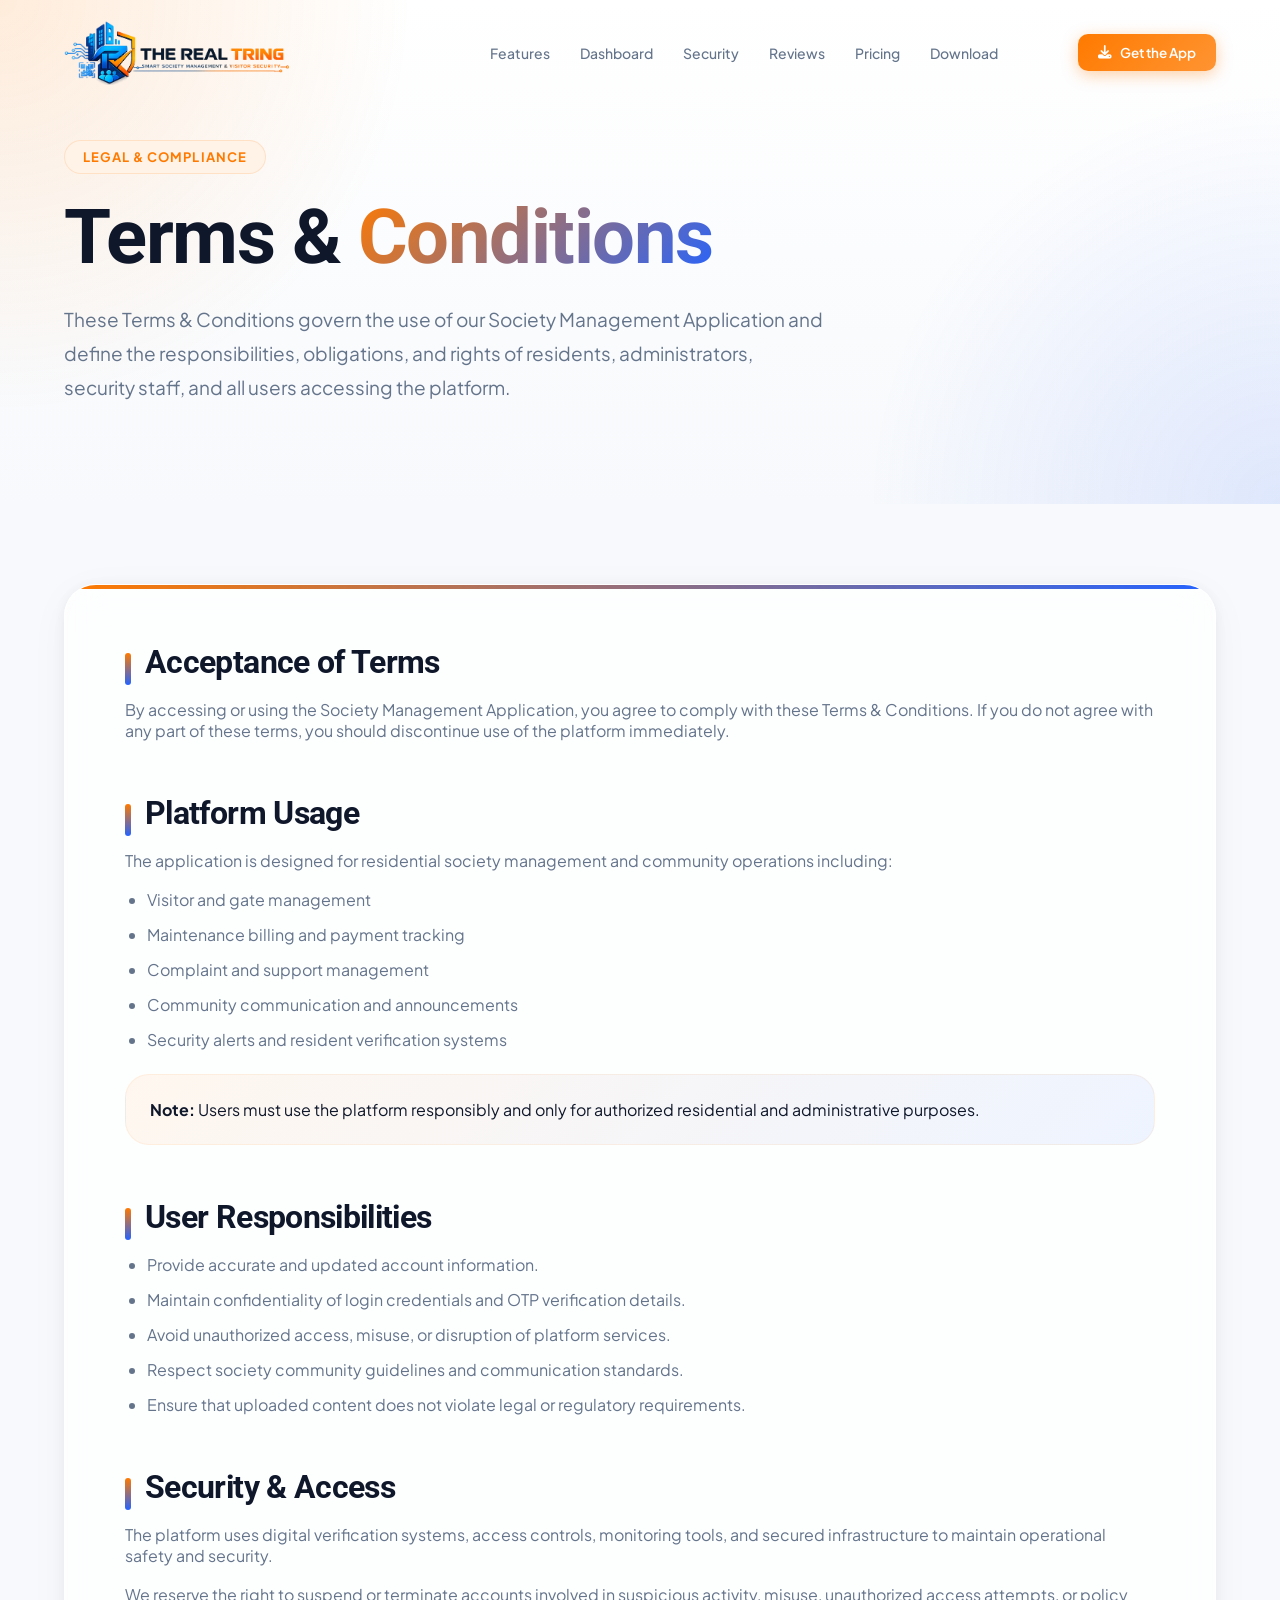
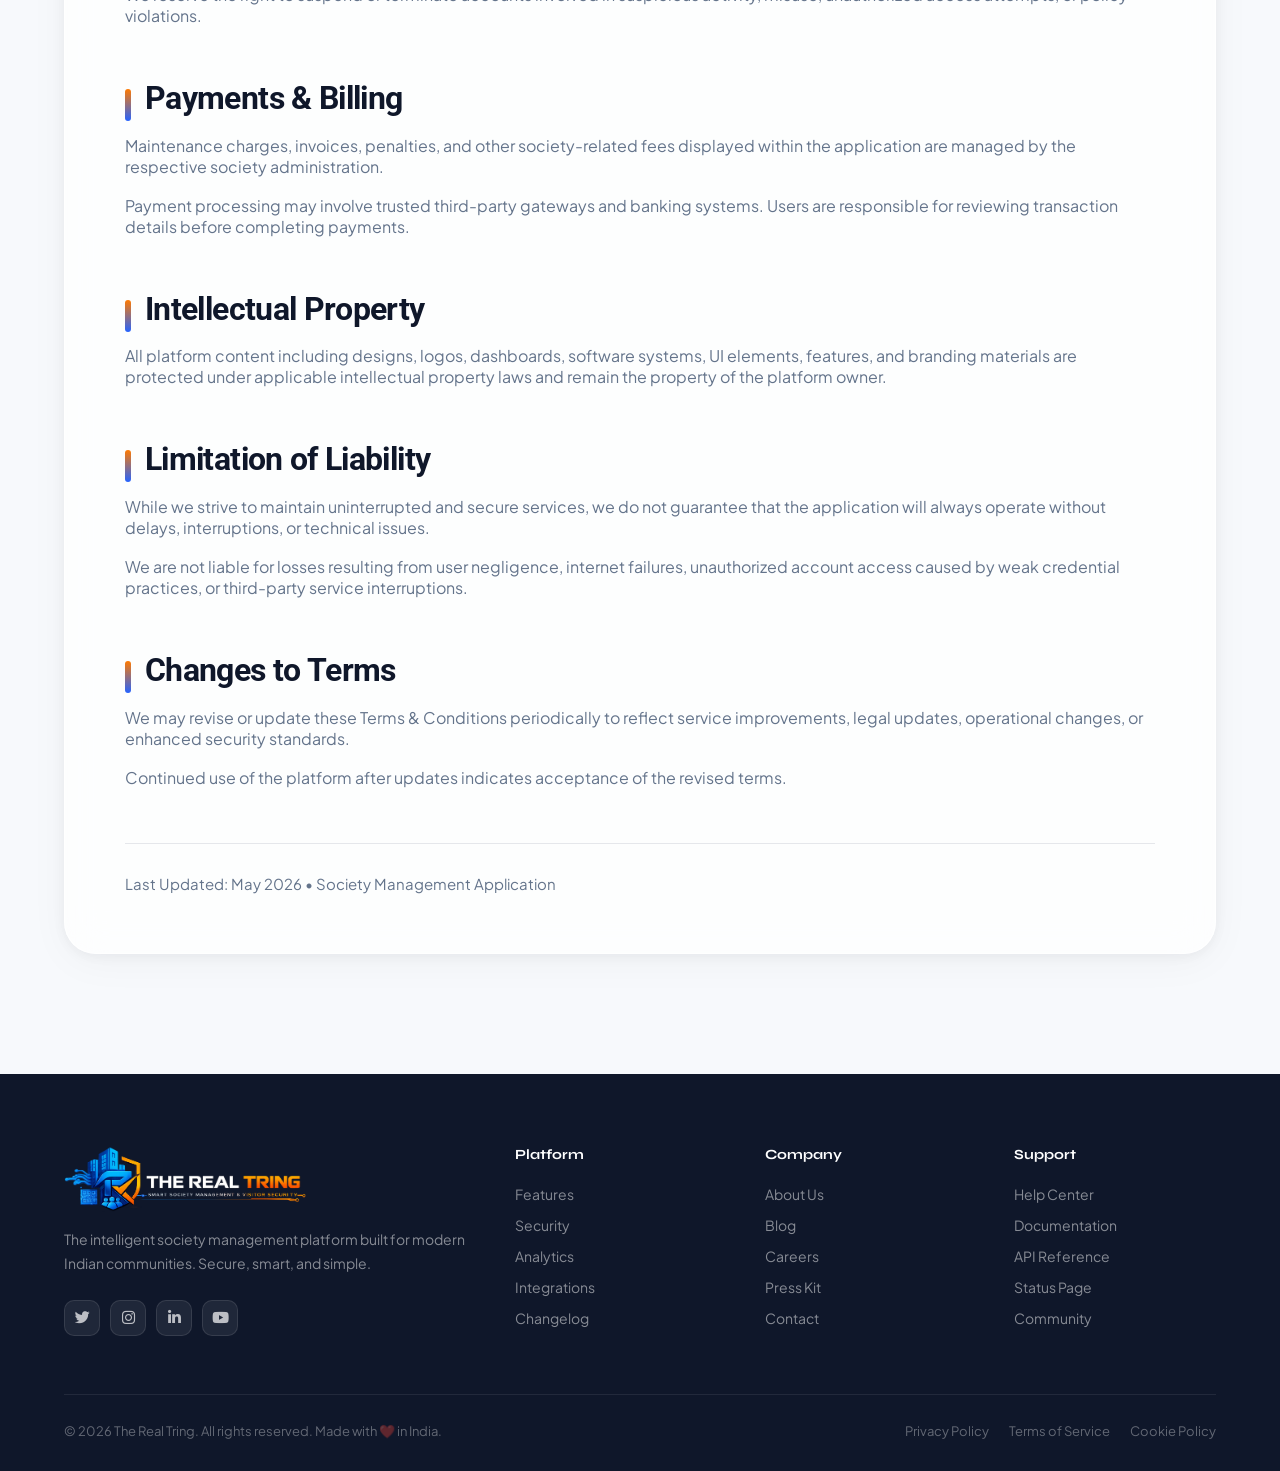
<file: terms_conditions.html>
<!DOCTYPE html>
<html lang="en">
<head>
<meta charset="UTF-8">
<meta name="viewport" content="width=device-width, initial-scale=1.0">
<title>The Real Tring — Smart Society Management Platform</title>
<link rel="preconnect" href="https://fonts.googleapis.com">
<link href="https://fonts.googleapis.com/css2?family=Syne:wght@400;500;600;700;800&family=Plus+Jakarta+Sans:wght@300;400;500;600;700&display=swap" rel="stylesheet">
<link rel="stylesheet" href="https://cdnjs.cloudflare.com/ajax/libs/font-awesome/6.5.0/css/all.min.css">


<link rel="preconnect" href="https://fonts.googleapis.com">
<link rel="preconnect" href="https://fonts.gstatic.com" crossorigin>
<link href="https://fonts.googleapis.com/css2?family=Google+Sans:ital,opsz,wght@0,17..18,400..700;1,17..18,400..700&family=Inter:ital,opsz,wght@0,14..32,100..900;1,14..32,100..900&family=Open+Sans:ital,wght@0,300..800;1,300..800&family=Poppins:ital,wght@0,100;0,200;0,300;0,400;0,500;0,600;0,700;0,800;0,900;1,100;1,200;1,300;1,400;1,500;1,600;1,700;1,800;1,900&family=Roboto:ital,wght@0,100..900;1,100..900&family=Saira:ital,wght@0,100..900;1,100..900&display=swap" rel="stylesheet">

<link rel="stylesheet" href="./style/root.css">
<link rel="stylesheet" href="./style/style.css">


<!-- ========================================= -->
<!-- BASIC SEO META TAGS -->
<!-- ========================================= -->

<title>Society Management App | Smart Apartment & Community Management Platform</title>

<meta name="title" content="Society Management App | Smart Apartment & Community Management Platform">

<meta name="description" content="Modern society management app for apartments, residential communities, and gated societies. Manage visitors, maintenance billing, complaints, security, notices, parking, and residents from one smart platform.">

<meta name="keywords" content="society management app, apartment management software, residential society app, gated community management, visitor management app, maintenance billing software, apartment visitor system, housing society software, community management platform, smart society app">

<meta name="author" content="Your Company Name">

<meta name="robots" content="index, follow">

<meta name="language" content="English">

<meta name="revisit-after" content="7 days">

<meta name="viewport" content="width=device-width, initial-scale=1.0">

<meta charset="UTF-8">



<!-- ========================================= -->
<!-- CANONICAL URL -->
<!-- ========================================= -->

<link rel="canonical" href="https://yourdomain.com/">



<!-- ========================================= -->
<!-- OPEN GRAPH / FACEBOOK SEO -->
<!-- ========================================= -->

<meta property="og:type" content="website">

<meta property="og:url" content="https://github.com/juliabennett022-beep/powerhouses-/blob/main/OG%20Image.png?raw=true">

<meta property="og:title" content="Smart Society Management App">

<meta property="og:description" content="Manage your entire society digitally with visitor management, billing, complaints, notices, security, and resident management from one powerful app.">

<meta property="og:image" content="https://github.com/juliabennett022-beep/powerhouses-/blob/main/OG%20Image.png?raw=true">

<meta property="og:site_name" content="Your App Name">



<!-- ========================================= -->
<!-- TWITTER SEO -->
<!-- ========================================= -->

<meta name="twitter:card" content="summary_large_image">

<meta name="twitter:url" content="https://yourdomain.com/">

<meta name="twitter:title" content="Smart Society Management App">

<meta name="twitter:description" content="All-in-one apartment and society management platform for modern communities.">

<meta name="twitter:image" content="https://yourdomain.com/assets/og-image.jpg">



<!-- ========================================= -->
<!-- MOBILE / APP META -->
<!-- ========================================= -->

<meta name="theme-color" content="#0F172A">

<meta name="apple-mobile-web-app-capable" content="yes">

<meta name="apple-mobile-web-app-status-bar-style" content="black-translucent">

<meta name="apple-mobile-web-app-title" content="Your App Name">



<!-- ========================================= -->
<!-- FAVICON -->
<!-- ========================================= -->

<link rel="icon" type="image/png" href="./image/favicon.png">

<link rel="apple-touch-icon" href="./image/apple-touch-icon.png">



<!-- ========================================= -->
<!-- APP STORE LINKING -->
<!-- ========================================= -->

<meta name="apple-itunes-app" content="app-id=YOUR_APPLE_APP_ID">

<meta name="google-play-app" content="app-id=com.yourapp.package">



<!-- ========================================= -->
<!-- PRECONNECT FOR PERFORMANCE -->
<!-- ========================================= -->

<link rel="preconnect" href="https://fonts.googleapis.com">

<link rel="preconnect" href="https://fonts.gstatic.com" crossorigin>



<!-- ========================================= -->
<!-- STRUCTURED DATA SEO -->
<!-- ========================================= -->

<script type="application/ld+json">
{
  "@context": "https://schema.org",
  "@type": "SoftwareApplication",
  "name": "Your App Name",
  "operatingSystem": "Android, iOS",
  "applicationCategory": "BusinessApplication",
  "offers": {
    "@type": "Offer",
    "price": "0",
    "priceCurrency": "INR"
  },
  "description": "Smart society management app for apartments and gated communities.",
  "url": "https://yourdomain.com/",
  "image": "https://yourdomain.com/assets/og-image.jpg"
}
</script>



<!-- ========================================= -->
<!-- OPTIONAL SECURITY META -->
<!-- ========================================= -->

<meta http-equiv="X-UA-Compatible" content="IE=edge">



<!-- ========================================= -->
<!-- PERFORMANCE OPTIMIZATION -->
<!-- ========================================= -->

<link rel="dns-prefetch" href="//fonts.googleapis.com">

<link rel="dns-prefetch" href="//fonts.gstatic.com">
</head>

<body>
<!-- NAVBAR -->
<nav id="navbar">
  <div class="nav-inner">
    <a href="#" class="nav-logo">
      <img src="./image/logo for The real tring.png" alt="The Real Tring Logo">
    </a>
    <div class="nav-links">
      <a href="#features">Features</a>
      <a href="#dashboard">Dashboard</a>
      <a href="#security">Security</a>
      <a href="#reviews">Reviews</a>
      <a href="#pricing">Pricing</a>
      <a href="#download">Download</a>
    </div>
    <div class="nav-cta">
      <a href="#download" class="btn-nav"><i class="fa fa-download"></i> Get the App</a>
    </div>
    <button class="hamburger" id="hamburger" aria-label="Menu">
      <span></span><span></span><span></span>
    </button>
  </div>
</nav>

<!-- MOBILE MENU -->
<div class="mobile-menu" id="mobileMenu">
  <button class="mobile-menu-close" id="menuClose"><i class="fa fa-times"></i></button>
  <a href="#features" onclick="closeMobileMenu()">Features</a>
  <a href="#dashboard" onclick="closeMobileMenu()">Dashboard</a>
  <a href="#security" onclick="closeMobileMenu()">Security</a>
  <a href="#reviews" onclick="closeMobileMenu()">Reviews</a>
  <a href="#pricing" onclick="closeMobileMenu()">Pricing</a>
  <a href="#download" onclick="closeMobileMenu()">Download App</a>
</div>


</head>
<body>

 <section class="hero-policy">
    <div class="container">

      <div class="badge">
        Legal & Compliance
      </div>

      <h1 class="hero-title">
        Terms &
        <span class="gradient-text">Conditions</span>
      </h1>

      <p class="hero-desc">
        These Terms & Conditions govern the use of our Society Management Application and define the responsibilities, obligations, and rights of residents, administrators, security staff, and all users accessing the platform.
      </p>

    </div>
  </section>

  <section class="terms-wrapper">
    <div class="container">

      <div class="terms-card">

        <div class="section">
          <h2>Acceptance of Terms</h2>

          <p>
            By accessing or using the Society Management Application, you agree to comply with these Terms & Conditions. If you do not agree with any part of these terms, you should discontinue use of the platform immediately.
          </p>
        </div>

        <div class="section">
          <h2>Platform Usage</h2>

          <p>
            The application is designed for residential society management and community operations including:
          </p>

          <ul>
            <li>Visitor and gate management</li>
            <li>Maintenance billing and payment tracking</li>
            <li>Complaint and support management</li>
            <li>Community communication and announcements</li>
            <li>Security alerts and resident verification systems</li>
          </ul>

          <div class="info-box">
            <strong>Note:</strong>
            Users must use the platform responsibly and only for authorized residential and administrative purposes.
          </div>
        </div>

        <div class="section">
          <h2>User Responsibilities</h2>

          <ul>
            <li>Provide accurate and updated account information.</li>
            <li>Maintain confidentiality of login credentials and OTP verification details.</li>
            <li>Avoid unauthorized access, misuse, or disruption of platform services.</li>
            <li>Respect society community guidelines and communication standards.</li>
            <li>Ensure that uploaded content does not violate legal or regulatory requirements.</li>
          </ul>
        </div>

        <div class="section">
          <h2>Security & Access</h2>

          <p>
            The platform uses digital verification systems, access controls, monitoring tools, and secured infrastructure to maintain operational safety and security.
          </p>

          <p>
            We reserve the right to suspend or terminate accounts involved in suspicious activity, misuse, unauthorized access attempts, or policy violations.
          </p>
        </div>

        <div class="section">
          <h2>Payments & Billing</h2>

          <p>
            Maintenance charges, invoices, penalties, and other society-related fees displayed within the application are managed by the respective society administration.
          </p>

          <p>
            Payment processing may involve trusted third-party gateways and banking systems. Users are responsible for reviewing transaction details before completing payments.
          </p>
        </div>

        <div class="section">
          <h2>Intellectual Property</h2>

          <p>
            All platform content including designs, logos, dashboards, software systems, UI elements, features, and branding materials are protected under applicable intellectual property laws and remain the property of the platform owner.
          </p>
        </div>

        <div class="section">
          <h2>Limitation of Liability</h2>

          <p>
            While we strive to maintain uninterrupted and secure services, we do not guarantee that the application will always operate without delays, interruptions, or technical issues.
          </p>

          <p>
            We are not liable for losses resulting from user negligence, internet failures, unauthorized account access caused by weak credential practices, or third-party service interruptions.
          </p>
        </div>

        <div class="section">
          <h2>Changes to Terms</h2>

          <p>
            We may revise or update these Terms & Conditions periodically to reflect service improvements, legal updates, operational changes, or enhanced security standards.
          </p>

          <p>
            Continued use of the platform after updates indicates acceptance of the revised terms.
          </p>
        </div>

        <div class="footer-note">
          Last Updated: May 2026 • Society Management Application
        </div>

      </div>

    </div>
  </section>

  <footer>
  <div class="container">
    <div class="footer-grid">
      <div class="footer-brand">
        <a href="#" class="footer-logo">
          <img src="./image/logo-white.png" alt="The Real Tring Logo">
        </a>
        <p class="footer-tagline">The intelligent society management platform built for modern Indian communities. Secure, smart, and simple.</p>
        <div class="social-links">
          <a href="#" class="social-link"><i class="fab fa-twitter"></i></a>
          <a href="#" class="social-link"><i class="fab fa-instagram"></i></a>
          <a href="#" class="social-link"><i class="fab fa-linkedin-in"></i></a>
          <a href="#" class="social-link"><i class="fab fa-youtube"></i></a>
        </div>
      </div>
      <div>
        <div class="footer-col-title">Platform</div>
        <ul class="footer-links">
          <li><a href="#">Features</a></li>
          <li><a href="#">Security</a></li>
          <li><a href="#">Analytics</a></li>
          <li><a href="#">Integrations</a></li>
          <li><a href="#">Changelog</a></li>
        </ul>
      </div>
      <div>
        <div class="footer-col-title">Company</div>
        <ul class="footer-links">
          <li><a href="#">About Us</a></li>
          <li><a href="#">Blog</a></li>
          <li><a href="#">Careers</a></li>
          <li><a href="#">Press Kit</a></li>
          <li><a href="./contact-us.html">Contact</a></li>
        </ul>
      </div>
      <div>
        <div class="footer-col-title">Support</div>
        <ul class="footer-links">
          <li><a href="./contact-us.html">Help Center</a></li>
          <li><a href="./documentation.html">Documentation</a></li>
          <li><a href="./API_Reference.html">API Reference</a></li>
          <li><a href="#">Status Page</a></li>
          <li><a href="#">Community</a></li>
        </ul>
      </div>
    </div>
    <div class="footer-bottom">
      <div class="footer-copy">© 2026 The Real Tring. All rights reserved. Made with ❤️ in India.</div>
      <div class="footer-legal">
        <a href="./privacy_policy.html">Privacy Policy</a>
        <a href="./terms_conditions.html">Terms of Service</a>
        <a href="./cookie_policy.html">Cookie Policy</a>
      </div>
    </div>
  </div>
</footer>
  <script src="./js/script.js"></script>
</body>
</html>
</file>
<file: style/root.css>
:root {
  --orange: #FF7A00;
  --orange-light: #FFB36B;
  --orange-pale: #FFF3E8;
  --blue: #2563FF;
  --blue-light: #7CB8FF;
  --blue-pale: #EEF3FF;
  --white: #FFFFFF;
  --bg: #F7F9FC;
  --border: #E5E7EB;
  --dark: #0F172A;
  --muted: #64748B;
  --success: #22C55E;
  --danger: #EF4444;
  --glass: rgba(255,255,255,0.72);
  --glass-border: rgba(255,255,255,0.9);
  --shadow-orange: 0 8px 32px rgba(255,122,0,0.18);
  --shadow-blue: 0 8px 32px rgba(37,99,255,0.14);
  --shadow-soft: 0 4px 24px rgba(15,23,42,0.07);
  --shadow-card: 0 2px 16px rgba(15,23,42,0.06), 0 8px 40px rgba(15,23,42,0.04);
}

*, *::before, *::after { box-sizing: border-box; margin: 0; padding: 0; }

html { scroll-behavior: smooth; font-size: 16px; }

body {
  font-family: 'Plus Jakarta Sans', sans-serif;
  background: var(--bg);
  color: var(--dark);
  overflow-x: hidden;
  -webkit-font-smoothing: antialiased;
}

h1,h2,h3,h4,h5 { font-family: "Roboto", sans-serif; letter-spacing: -0.02em; line-height: 1.12; }

/* UTILITY */
.container { max-width: 1200px; margin: 0 auto; padding: 0 24px; }
.container-wide { max-width: 1400px; margin: 0 auto; padding: 0 32px; }
.gradient-text {
  background: linear-gradient(135deg, var(--orange) 0%, var(--blue) 100%);
  -webkit-background-clip: text; -webkit-text-fill-color: transparent; background-clip: text;
}
.orange-text { color: var(--orange); }
.badge {
  display: inline-flex; align-items: center; gap: 6px;
  background: var(--orange-pale); color: var(--orange);
  font-size: 12px; font-weight: 600; letter-spacing: 0.06em;
  padding: 6px 14px; border-radius: 100px;
  border: 1px solid rgba(255,122,0,0.18);
  text-transform: uppercase;
}
.badge-blue {
  background: var(--blue-pale); color: var(--blue);
  border-color: rgba(37,99,255,0.15);
}

/* ANIMATIONS */
@keyframes floatA { 0%,100%{transform:translateY(0px)} 50%{transform:translateY(-14px)} }
@keyframes floatB { 0%,100%{transform:translateY(-8px)} 50%{transform:translateY(8px)} }
@keyframes floatC { 0%,100%{transform:translateY(0px) rotate(-2deg)} 50%{transform:translateY(-10px) rotate(2deg)} }
@keyframes pulse-glow { 0%,100%{box-shadow:0 0 0 0 rgba(255,122,0,0.3)} 50%{box-shadow:0 0 0 14px rgba(255,122,0,0)} }
@keyframes spin-slow { from{transform:rotate(0deg)} to{transform:rotate(360deg)} }
@keyframes ticker { 0%{transform:translateX(0)} 100%{transform:translateX(-50%)} }
@keyframes count-up { from{opacity:0;transform:translateY(20px)} to{opacity:1;transform:translateY(0)} }
@keyframes slideIn { from{opacity:0;transform:translateX(-20px)} to{opacity:1;transform:translateX(0)} }
@keyframes fadeUp { from{opacity:0;transform:translateY(32px)} to{opacity:1;transform:translateY(0)} }
@keyframes ping { 0%{transform:scale(1);opacity:1} 75%,100%{transform:scale(2);opacity:0} }
@keyframes wave { 0%,100%{transform:scaleY(0.4)} 50%{transform:scaleY(1)} }
@keyframes marquee { 0%{transform:translateX(0)} 100%{transform:translateX(-50%)} }
@keyframes shimmer { 0%{background-position:-200% center} 100%{background-position:200% center} }
@keyframes borderPulse { 0%,100%{border-color:rgba(255,122,0,0.3)} 50%{border-color:rgba(255,122,0,0.8)} }
@keyframes notif-slide { 0%{opacity:0;transform:translateY(16px)} 100%{opacity:1;transform:translateY(0)} }

.float-a { animation: floatA 5s ease-in-out infinite; }
.float-b { animation: floatB 4s ease-in-out infinite; }
.float-c { animation: floatC 6s ease-in-out infinite; }
.animate-fadeup { opacity:0; animation: fadeUp 0.7s ease forwards; }
.animate-fadeup.delay-1 { animation-delay: 0.1s; }
.animate-fadeup.delay-2 { animation-delay: 0.2s; }
.animate-fadeup.delay-3 { animation-delay: 0.3s; }
.animate-fadeup.delay-4 { animation-delay: 0.4s; }
.animate-fadeup.delay-5 { animation-delay: 0.5s; }

.nav-logo img {
    width: 100%;
    height: 100%;
    max-width: 65%;
}
</file>
<file: style/style.css>
/* NAVBAR */
nav {
  position: fixed; top: 0; left: 0; right: 0; z-index: 1000;
  transition: all 0.4s cubic-bezier(0.16,1,0.3,1);
}
nav.scrolled {
  background: rgba(255,255,255,0.82);
  backdrop-filter: blur(24px);
  -webkit-backdrop-filter: blur(24px);
  border-bottom: 1px solid var(--border);
  box-shadow: 0 4px 32px rgba(15,23,42,0.06);
}
.nav-inner {
  max-width: 1200px; margin: 0 auto;
  display: flex; align-items: center; justify-content: space-between;
  padding: 20px 24px;
  transition: padding 0.4s;
}
nav.scrolled .nav-inner { padding: 14px 24px; }
.nav-logo { display: flex; align-items: center; gap: 10px; text-decoration: none;width: 30%; }
.nav-logo-icon {
  width: 38px; height: 38px; border-radius: 10px;
  background: linear-gradient(135deg, var(--orange), var(--blue));
  display: flex; align-items: center; justify-content: center;
  color: white; font-size: 18px; font-weight: 800;
  font-family: "Lato", sans-serif;
  box-shadow: var(--shadow-orange);
}
.nav-logo-text { font-family: "Lato", sans-serif; font-size: 18px; font-weight: 800; color: var(--dark); }
.nav-logo-text span { color: var(--orange); }
.nav-links { display: flex; align-items: center; gap: 2px; }
.nav-links a {
  font-size: 14px; font-weight: 500; color: var(--muted);
  text-decoration: none; padding: 8px 14px; border-radius: 8px;
  transition: all 0.2s; white-space: nowrap;
}
.nav-links a:hover { color: var(--dark); background: rgba(15,23,42,0.04); }
.nav-cta { display: flex; align-items: center; gap: 10px; }
.btn-nav {
  display: inline-flex; align-items: center; gap: 8px;
  background: linear-gradient(135deg, var(--orange), #FF9432);
  color: white; font-size: 13.5px; font-weight: 600;
  padding: 10px 20px; border-radius: 10px; text-decoration: none;
  border: none; cursor: pointer;
  box-shadow: 0 4px 16px rgba(255,122,0,0.35);
  transition: all 0.25s;
}
.btn-nav:hover { transform: translateY(-1px); box-shadow: 0 8px 24px rgba(255,122,0,0.45); }
.hamburger { display: none; background: none; border: none; cursor: pointer; padding: 6px; }
.hamburger span { display: block; width: 22px; height: 2px; background: var(--dark); margin: 5px 0; border-radius: 2px; transition: all 0.3s; }

/* MOBILE MENU */
.mobile-menu {
  display: none; position: fixed; inset: 0; z-index: 999;
  background: rgba(255,255,255,0.97); backdrop-filter: blur(24px);
  flex-direction: column; align-items: center; justify-content: center; gap: 8px;
  opacity: 0; pointer-events: none; transition: opacity 0.3s;
}
.mobile-menu.open { opacity: 1; pointer-events: all; display: flex; }
.mobile-menu a { font-family: "Lato", sans-serif; font-size: 28px; font-weight: 700; color: var(--dark); text-decoration: none; padding: 10px 24px; border-radius: 12px; transition: all 0.2s; }
.mobile-menu a:hover { color: var(--orange); background: var(--orange-pale); }
.mobile-menu-close { position: absolute; top: 24px; right: 24px; background: none; border: none; cursor: pointer; font-size: 24px; color: var(--muted); }

/* HERO SECTION */
.hero {
  min-height: 100vh;
  background: linear-gradient(160deg, #fff 0%, #F0F4FF 50%, #FFF5EE 100%);
  display: flex; align-items: center;
  padding: 120px 0 80px;
  position: relative; overflow: hidden;
}
.hero-bg-orb-1 {
  position: absolute; top: -100px; right: -100px;
  width: 600px; height: 600px; border-radius: 50%;
  background: radial-gradient(circle, rgba(255,122,0,0.12) 0%, transparent 70%);
  pointer-events: none;
}
.hero-bg-orb-2 {
  position: absolute; bottom: -150px; left: -80px;
  width: 500px; height: 500px; border-radius: 50%;
  background: radial-gradient(circle, rgba(37,99,255,0.1) 0%, transparent 70%);
  pointer-events: none;
}
.hero-grid { display: grid; grid-template-columns: 1fr 1fr; gap: 80px; align-items: center; }
.hero-left { position: relative; z-index: 2; }
.hero-eyebrow { margin-bottom: 24px; }
.hero-heading {
  font-size: clamp(40px, 5.5vw, 63px);
  font-weight: 800; color: var(--dark); margin-bottom: 24px;
  line-height: 1.05;
}
.hero-sub {
  font-size: 18px; color: var(--muted); line-height: 1.75;
  margin-bottom: 40px; max-width: 500px; font-weight: 400;
}
.hero-btns { display: flex; flex-wrap: wrap; gap: 12px; margin-bottom: 48px; }
.btn-primary {
  display: inline-flex; align-items: center; gap: 10px;
  background: linear-gradient(135deg, var(--orange) 0%, #FF9432 100%);
  color: white; font-size: 15px; font-weight: 600;
  padding: 15px 28px; border-radius: 14px; text-decoration: none; border: none; cursor: pointer;
  box-shadow: 0 8px 32px rgba(255,122,0,0.38), 0 2px 8px rgba(255,122,0,0.2);
  transition: all 0.3s cubic-bezier(0.16,1,0.3,1);
  position: relative; overflow: hidden;
}
.btn-primary::after { content:''; position:absolute; inset:0; background:linear-gradient(135deg,rgba(255,255,255,0.15),transparent); }
.btn-primary:hover { transform: translateY(-3px); box-shadow: 0 16px 48px rgba(255,122,0,0.45), 0 4px 12px rgba(255,122,0,0.25); }
.btn-secondary {
  display: inline-flex; align-items: center; gap: 10px;
  background: var(--dark); color: white; font-size: 15px; font-weight: 600;
  padding: 15px 28px; border-radius: 14px; text-decoration: none; border: none; cursor: pointer;
  box-shadow: 0 8px 24px rgba(15,23,42,0.22);
  transition: all 0.3s;
}
.btn-secondary:hover { transform: translateY(-2px); background: #1a2540; }
.btn-outline {
  display: inline-flex; align-items: center; gap: 10px;
  background: transparent; color: var(--dark); font-size: 15px; font-weight: 600;
  padding: 14px 24px; border-radius: 14px; text-decoration: none;
  border: 1.5px solid var(--border); cursor: pointer;
  transition: all 0.25s;
}
.btn-outline:hover { border-color: var(--orange); color: var(--orange); background: var(--orange-pale); }
.hero-stats { display: flex; gap: 32px; flex-wrap: wrap; }
.hero-stat { }
.hero-stat-num { font-family: "Lato", sans-serif; font-size: 28px; font-weight: 800; color: var(--dark); }
.hero-stat-label { font-size: 13px; color: var(--muted); margin-top: 2px; }
.hero-stat-divider { width: 1px; background: var(--border); }

/* HERO RIGHT - PHONE MOCKUPS */
.hero-right { position: relative; height: 620px; }
.phone-mockup {
    position: absolute;
    /* background: var(--dark); */
    /* border-radius: 36px; */
    /* box-shadow: 0 32px 80px rgba(15,23,42,0.35), 0 0 0 1px rgba(255,255,255,0.1); */
    /* overflow: hidden; */
    /* border: 8px solid var(--dark); */
    height: 100%;
    width: 100%;
    object-fit: contain;
}
.phone-main {
  width: 230px; height: 470px;
  top: 40px; left: 50%; transform: translateX(-55%);
  z-index: 3;
}
.phone-side {
  width: 190px; height: 380px;
  top: 120px;
  z-index: 2;
  border-color: #1a2540;
}
.phone-side-l { right: 20px; }
.phone-side-r { left: 20px; }
.phone-screen { width: 100%; height: 100%; background: #0F172A; position: relative; overflow: hidden; }

/* Dashboard screen */
.dash-header { padding: 16px 14px 10px; background: #131C2F; }
.dash-greeting { font-size: 11px; color: #7CB8FF; font-weight: 600; margin-bottom: 3px; }
.dash-name { font-family: "Lato", sans-serif; font-size: 16px; font-weight: 700; color: white; }
.dash-avatar { width: 32px; height: 32px; border-radius: 50%; background: linear-gradient(135deg, var(--orange), var(--blue)); }
.dash-row { display: flex; justify-content: space-between; align-items: center; }
.dash-cards-row { display: flex; gap: 8px; padding: 12px 14px; }
.dash-mini-card {
  flex: 1; padding: 10px; border-radius: 12px; background: rgba(255,255,255,0.06);
  border: 1px solid rgba(255,255,255,0.08);
}
.dash-card-icon { font-size: 16px; margin-bottom: 6px; }
.dash-card-val { font-family: "Lato", sans-serif; font-size: 18px; font-weight: 700; color: white; }
.dash-card-label { font-size: 9px; color: #64748B; margin-top: 2px; }
.dash-section { padding: 0 14px; }
.dash-section-title { font-size: 10px; font-weight: 600; color: #64748B; margin-bottom: 8px; text-transform: uppercase; letter-spacing: 0.08em; }
.visitor-item {
  display: flex; align-items: center; gap: 10px;
  padding: 8px; border-radius: 10px; background: rgba(255,255,255,0.04);
  margin-bottom: 6px; border: 1px solid rgba(255,255,255,0.06);
}
.visitor-avatar { width: 28px; height: 28px; border-radius: 8px; flex-shrink: 0; }
.visitor-info { flex: 1; }
.visitor-name { font-size: 10px; font-weight: 600; color: white; }
.visitor-time { font-size: 9px; color: var(--muted); }
.visitor-status {
  font-size: 8px; font-weight: 600; padding: 3px 7px; border-radius: 6px;
}
.status-approved { background: rgba(34,197,94,0.15); color: var(--success); }
.status-pending { background: rgba(255,122,0,0.15); color: var(--orange); }
.status-denied { background: rgba(239,68,68,0.15); color: var(--danger); }

/* Floating notification cards */
.notif-card {
  position: absolute; z-index: 10;
  background: rgba(255,255,255,0.95); backdrop-filter: blur(16px);
  border: 1px solid rgba(255,255,255,0.9);
  border-radius: 16px; padding: 12px 16px;
  box-shadow: 0 8px 32px rgba(15,23,42,0.14);
  white-space: nowrap;
  animation: notif-slide 0.6s ease forwards, floatA 4s 0.6s ease-in-out infinite;
}
.notif-1 { top: 20px; right: -20px; animation-delay: 0s; }
.notif-2 { bottom: 120px; left: -30px; animation-delay: 0.3s; }
.notif-3 { top: 200px; right: -40px; animation-delay: 0.6s; }
.notif-icon { width: 28px; height: 28px; border-radius: 8px; display: flex; align-items: center; justify-content: center; font-size: 13px; margin-right: 10px; }
.notif-content { display: flex; align-items: center; }
.notif-text .notif-title { font-size: 12px; font-weight: 700; color: var(--dark); }
.notif-text .notif-sub { font-size: 10px; color: var(--muted); margin-top: 1px; }

/* TRUST/PARTNERS */
.trust-section { background: white; padding: 60px 0; border-top: 1px solid var(--border); border-bottom: 1px solid var(--border); overflow: hidden; }
.trust-label { text-align: center; font-size: 13px; color: var(--muted); font-weight: 500; margin-bottom: 32px; letter-spacing: 0.04em; text-transform: uppercase; }
.marquee-wrap { overflow: hidden; }
.marquee-track { display: flex; gap: 48px; width: max-content; animation: marquee 22s linear infinite; }
.marquee-item {
  display: flex; align-items: center; gap: 10px;
  padding: 10px 24px; border-radius: 12px;
  background: var(--bg); border: 1px solid var(--border);
  white-space: nowrap; font-weight: 600; font-size: 14px; color: var(--muted);
}
.marquee-item i { color: var(--orange); font-size: 18px; }

/* STATS */
.stats-section { padding: 80px 0; background: var(--bg); }
.stats-grid { display: grid; grid-template-columns: repeat(3, 1fr); gap: 24px; }
.stat-card {
  background: white; border-radius: 20px;
  padding: 36px 32px; border: 1px solid var(--border);
  box-shadow: var(--shadow-card);
  text-align: center;
  transition: all 0.3s;
  position: relative; overflow: hidden;
}
.stat-card::before {
  content:''; position:absolute; top:0; left:0; right:0; height:3px;
  background: linear-gradient(90deg, var(--orange), var(--blue));
}
.stat-card:hover { transform: translateY(-4px); box-shadow: 0 16px 48px rgba(15,23,42,0.1); }
.stat-icon { font-size: 28px; margin-bottom: 16px;     color: #072da3;}
.stat-number { font-family: "Lato", sans-serif; font-size: 44px; font-weight: 800; color: var(--dark); line-height: 1; margin-bottom: 8px; }
.stat-label { font-size: 14px; color: var(--muted); font-weight: 500; }

/* SECTION HEADERS */
.section-header { text-align: center; max-width: 700px; margin: 0 auto 64px; }
.section-title { font-size: clamp(32px, 4vw, 52px); font-weight: 800; color: var(--dark); margin-bottom: 16px; }
.section-sub { font-size: 17px; color: var(--muted); line-height: 1.7; }

/* FEATURES */
.features-section { padding: 100px 0; background: white; }
.features-grid { display: grid; grid-template-columns: repeat(3, 1fr); gap: 24px; }
.feature-card {
  background: var(--bg); border: 1.5px solid var(--border);
  border-radius: 20px; padding: 32px 28px;
  transition: all 0.35s cubic-bezier(0.16,1,0.3,1);
  cursor: default; position: relative; overflow: hidden;
}
.feature-card::after {
  content: ''; position: absolute; inset: 0; border-radius: 20px;
  border: 1.5px solid transparent;
  background: linear-gradient(135deg, var(--orange), var(--blue)) border-box;
  -webkit-mask: linear-gradient(#fff 0 0) padding-box, linear-gradient(#fff 0 0);
  -webkit-mask-composite: destination-out; mask-composite: exclude;
  opacity: 0; transition: opacity 0.35s;
}
.feature-card:hover { transform: translateY(-6px); background: white; box-shadow: 0 20px 60px rgba(15,23,42,0.1); }
.feature-card:hover::after { opacity: 1; }
.feature-icon-wrap {
  width: 52px; height: 52px; border-radius: 14px;
  display: flex; align-items: center; justify-content: center;
  font-size: 22px; margin-bottom: 20px;
  transition: transform 0.3s;
}
.feature-card:hover .feature-icon-wrap { transform: scale(1.1) rotate(-3deg); }
.icon-orange { background: rgba(255,122,0,0.1); color: var(--orange); }
.icon-blue { background: rgba(37,99,255,0.1); color: var(--blue); }
.icon-green { background: rgba(34,197,94,0.1); color: var(--success); }
.feature-title { font-size: 17px; font-weight: 700; color: var(--dark); margin-bottom: 10px; }
.feature-desc { font-size: 14px; color: var(--muted); line-height: 1.7; }

/* DASHBOARD SECTION */
.dashboard-section { padding: 100px 0; background: var(--bg); }
.dashboard-showcase {
  background: white; border-radius: 28px;
  border: 1px solid var(--border); overflow: hidden;
  box-shadow: 0 32px 80px rgba(15,23,42,0.1);
  margin-top: 60px;
}
.dash-top-bar {
  background: #0F172A; padding: 16px 24px;
  display: flex; align-items: center; justify-content: space-between;
}
.dash-dots { display: flex; gap: 8px; }
.dash-dot { width: 12px; height: 12px; border-radius: 50%; }
.dash-dot-r { background: #EF4444; } .dash-dot-y { background: #FBBF24; } .dash-dot-g { background: #22C55E; }
.dash-title-bar { font-size: 13px; color: rgba(255,255,255,0.5); font-weight: 500; }
.dash-body { display: grid; grid-template-columns: 220px 1fr; min-height: 500px; }
.dash-sidebar {
  background: #0F172A; padding: 24px 0; border-right: 1px solid rgba(255,255,255,0.06);
}
.dash-nav-item {
  display: flex; align-items: center; gap: 12px;
  padding: 11px 20px; font-size: 13px; font-weight: 500; color: rgba(255,255,255,0.5);
  cursor: default; transition: all 0.2s; border-left: 3px solid transparent;
}
.dash-nav-item.active { color: white; background: rgba(255,122,0,0.12); border-left-color: var(--orange); }
.dash-nav-item i { font-size: 14px; width: 18px; text-align: center; }
.dash-main { padding: 28px; background: #F7F9FC; }
.dash-metrics-row { display: grid; grid-template-columns: repeat(4,1fr); gap: 16px; margin-bottom: 24px; }
.metric-card {
  background: white; border-radius: 14px; padding: 20px;
  border: 1px solid var(--border);
}
.metric-label { font-size: 12px; color: var(--muted); margin-bottom: 8px; font-weight: 500; }
.metric-value { font-family: "Lato", sans-serif; font-size: 28px; font-weight: 800; color: var(--dark); }
.metric-change { font-size: 11px; margin-top: 4px; }
.metric-up { color: var(--success); } .metric-dn { color: var(--danger); }
.dash-charts-row { display: grid; grid-template-columns: 1.6fr 1fr; gap: 16px; }
.chart-card { background: white; border-radius: 14px; padding: 20px; border: 1px solid var(--border); }
.chart-title { font-size: 14px; font-weight: 600; color: var(--dark); margin-bottom: 16px; }
.bar-chart { display: flex; align-items: flex-end; gap: 8px; height: 100px; }
.bar { flex: 1; border-radius: 6px 6px 0 0; background: linear-gradient(180deg, var(--blue), rgba(37,99,255,0.3)); transition: height 0.5s; }
.bar.orange-bar { background: linear-gradient(180deg, var(--orange), rgba(255,122,0,0.3)); }
.activity-list { }
.activity-item { display: flex; align-items: center; gap: 12px; padding: 10px 0; border-bottom: 1px solid var(--border); }
.activity-item:last-child { border-bottom: none; }
.activity-dot { width: 8px; height: 8px; border-radius: 50%; flex-shrink: 0; }
.activity-text { font-size: 12px; color: var(--muted); }
.activity-text strong { color: var(--dark); }
.activity-time { font-size: 11px; color: var(--muted); margin-left: auto; white-space: nowrap; }

/* SECURITY SECTION */
.security-section { padding: 100px 0; background: #0F172A; position: relative; overflow: hidden; }
.security-bg-glow {
  position: absolute; top: 50%; left: 50%; transform: translate(-50%,-50%);
  width: 800px; height: 600px; border-radius: 50%;
  background: radial-gradient(ellipse, rgba(37,99,255,0.15) 0%, transparent 70%);
  pointer-events: none;
}
.security-section .section-title { color: white; }
.security-section .section-sub { color: rgba(255,255,255,0.6); }
.security-grid { display: grid; grid-template-columns: repeat(3, 1fr); gap: 20px; }
.security-card {
  background: rgba(255,255,255,0.05); backdrop-filter: blur(12px);
  border: 1px solid rgba(255,255,255,0.08); border-radius: 20px; padding: 28px;
  transition: all 0.3s;
}
.security-card:hover {
  background: rgba(255,255,255,0.08);
  border-color: rgba(37,99,255,0.4);
  transform: translateY(-4px);
  box-shadow: 0 20px 60px rgba(37,99,255,0.2);
}
.security-icon { font-size: 32px; margin-bottom: 16px; color:#F7F9FC}
.security-title { font-size: 17px; font-weight: 700; color: white; margin-bottom: 8px; }
.security-desc { font-size: 14px; color: rgba(255,255,255,0.55); line-height: 1.65; }

/* TESTIMONIALS */
.testimonials-section { padding: 100px 0; background: white; }
.testimonials-grid { display: grid; grid-template-columns: repeat(3, 1fr); gap: 24px; }
.testimonial-card {
  background: var(--bg); border: 1px solid var(--border);
  border-radius: 20px; padding: 32px; transition: all 0.3s;
}
.testimonial-card:hover { transform: translateY(-4px); box-shadow: 0 16px 48px rgba(15,23,42,0.08); background: white; }
.stars { color: #FBBF24; font-size: 14px; margin-bottom: 16px; letter-spacing: 2px; }
.testimonial-text { font-size: 15px; color: var(--dark); line-height: 1.75; margin-bottom: 24px; font-style: italic; }
.testimonial-author { display: flex; align-items: center; gap: 12px; }
.author-avatar { width: 44px; height: 44px; border-radius: 50%; display: flex; align-items: center; justify-content: center; font-family: "Lato", sans-serif; font-weight: 800; font-size: 16px; color: white; }
.author-info .author-name { font-size: 14px; font-weight: 700; color: var(--dark); }
.author-info .author-role { font-size: 12px; color: var(--muted); margin-top: 2px; }

/* PRICING */
.pricing-section { padding: 100px 0; background: var(--bg); }
.pricing-toggle { display: flex; align-items: center; justify-content: center; gap: 12px; margin-bottom: 56px; }
.toggle-label { font-size: 14px; font-weight: 600; color: var(--muted); }
.toggle-switch {
  width: 52px; height: 28px; background: var(--orange);
  border-radius: 100px; position: relative; cursor: pointer;
  border: none; transition: background 0.3s;
}
.toggle-thumb {
  position: absolute; top: 4px; left: 4px;
  width: 20px; height: 20px; border-radius: 50%;
  background: white; transition: transform 0.3s;
}
.toggle-switch.yearly .toggle-thumb { transform: translateX(24px); }
.save-badge { background: rgba(34,197,94,0.1); color: var(--success); font-size: 11px; font-weight: 700; padding: 4px 10px; border-radius: 100px; }
.pricing-grid { display: grid; grid-template-columns: repeat(3, 1fr); gap: 24px; }
.pricing-card {
  background: white; border: 1.5px solid var(--border);
  border-radius: 24px; padding: 36px 32px; position: relative;
  transition: all 0.35s;
}
.pricing-card:hover { transform: translateY(-6px); box-shadow: 0 24px 64px rgba(15,23,42,0.1); }
.pricing-card.featured {
  background: var(--dark); border-color: var(--dark);
  transform: scale(1.04);
}
.pricing-card.featured:hover { transform: scale(1.04) translateY(-6px); }
.pricing-popular {
  position: absolute; top: -12px; left: 50%; transform: translateX(-50%);
  background: linear-gradient(135deg, var(--orange), #FF9432);
  color: white; font-size: 11px; font-weight: 700;
  padding: 5px 16px; border-radius: 100px;
  white-space: nowrap; letter-spacing: 0.04em;
}
.pricing-plan { font-size: 13px; font-weight: 700; text-transform: uppercase; letter-spacing: 0.1em; color: var(--orange); margin-bottom: 8px; }
.pricing-card.featured .pricing-plan { color: var(--orange-light); }
.pricing-name { font-family: "Lato", sans-serif; font-size: 22px; font-weight: 800; color: var(--dark); margin-bottom: 8px; }
.pricing-card.featured .pricing-name { color: white; }
.pricing-desc { font-size: 14px; color: var(--muted); margin-bottom: 28px; line-height: 1.6; }
.pricing-card.featured .pricing-desc { color: rgba(255,255,255,0.5); }
.pricing-price { margin-bottom: 28px; }
.pricing-amount { font-family: "Lato", sans-serif; font-size: 48px; font-weight: 800; color: var(--dark); }
.pricing-card.featured .pricing-amount { color: white; }
.pricing-period { font-size: 14px; color: var(--muted); }
.pricing-card.featured .pricing-period { color: rgba(255,255,255,0.5); }
.pricing-features { list-style: none; margin-bottom: 32px; }
.pricing-features li { display: flex; align-items: center; gap: 10px; font-size: 14px; color: var(--muted); padding: 8px 0; border-bottom: 1px solid var(--border); }
.pricing-card.featured .pricing-features li { color: rgba(255,255,255,0.7); border-bottom-color: rgba(255,255,255,0.08); }
.pricing-features li .check { color: var(--success); font-size: 12px; }
.btn-pricing {
  width: 100%; padding: 14px; border-radius: 12px; font-size: 15px; font-weight: 600;
  cursor: pointer; border: none; transition: all 0.3s;
  background: white; color: var(--dark);
  border: 1.5px solid #cbcbcb;
}
.btn-pricing:hover { background: var(--dark); color: white; }
.btn-pricing.featured-btn {
  background: linear-gradient(135deg, var(--orange), #FF9432);
  color: white; box-shadow: 0 8px 32px rgba(255,122,0,0.4);
}
.btn-pricing.featured-btn:hover { box-shadow: 0 16px 48px rgba(255,122,0,0.5); transform: translateY(-2px); }

/* FAQ */
.faq-section { padding: 100px 0; background: white; }
.faq-list { max-width: 760px; margin: 0 auto; }
.faq-item { border-bottom: 1px solid var(--border); }
.faq-question {
  width: 100%; text-align: left; padding: 22px 0;
  background: none; border: none; cursor: pointer;
  display: flex; align-items: center; justify-content: space-between;
  font-family: "Lato", sans-serif; font-size: 17px; font-weight: 700; color: var(--dark);
  gap: 16px;
}
.faq-question .faq-icon { font-size: 20px; color: var(--muted); transition: transform 0.3s; flex-shrink: 0; }
.faq-item.open .faq-icon { transform: rotate(45deg); color: var(--orange); }
.faq-answer { display: none; padding: 0 0 22px; font-size: 15px; color: var(--muted); line-height: 1.75; }
.faq-item.open .faq-answer { display: block; }

/* DOWNLOAD SECTION */
.download-section {
  padding: 120px 0; position: relative; overflow: hidden;
  background: linear-gradient(135deg, #0F172A 0%, #1a2540 100%);
}
.download-glow-1 { position:absolute; top:-100px; right:-100px; width:500px; height:500px; border-radius:50%; background:radial-gradient(circle,rgba(255,122,0,0.2) 0%,transparent 70%); }
.download-glow-2 { position:absolute; bottom:-100px; left:-100px; width:400px; height:400px; border-radius:50%; background:radial-gradient(circle,rgba(37,99,255,0.2) 0%,transparent 70%); }
.download-content { position:relative; z-index:2; text-align:center; }
.download-title { font-size:clamp(36px,5vw,60px); font-weight:800; color:white; margin-bottom:20px; }
.download-sub { font-size:18px; color:rgba(255,255,255,0.6); max-width:560px; margin:0 auto 48px; line-height:1.7; }
.store-btns { display:flex; justify-content:center; gap:16px; flex-wrap:wrap; margin-bottom:32px; }
.store-btn {
  display:inline-flex; align-items:center; gap:12px;
  background:rgba(255,255,255,0.08); backdrop-filter:blur(12px);
  border:1px solid rgba(255,255,255,0.15); border-radius:16px;
  padding:14px 24px; color:white; text-decoration:none;
  transition:all 0.3s; cursor:pointer;
}
.store-btn:hover { background:rgba(255,255,255,0.14); border-color:rgba(255,255,255,0.3); transform:translateY(-3px); }
.store-btn i { font-size:24px; }
.store-btn-text { text-align:left; }
.store-btn-text small { display:block; font-size:10px; opacity:0.7; text-transform:uppercase; letter-spacing:0.08em; }
.store-btn-text strong { font-size:16px; font-weight:700; font-family:'Syne',sans-serif; }
.download-note { font-size:13px; color:rgba(255,255,255,0.4); }

/* FINAL CTA */
.final-cta {
  padding:80px 0; background: var(--bg);
}
.cta-card {
  background: linear-gradient(135deg, var(--orange) 0%, #FF5E00 40%, var(--blue) 100%);
  border-radius: 28px; padding: 72px 60px; text-align: center;
  position: relative; overflow: hidden;
}
.cta-card::before {
  content:''; position:absolute; inset:0;
  background:url("data:image/svg+xml,%3Csvg width='60' height='60' xmlns='http://www.w3.org/2000/svg'%3E%3Ccircle cx='30' cy='30' r='1' fill='rgba(255,255,255,0.08)'/%3E%3C/svg%3E") repeat;
}
.cta-title { font-size:clamp(32px,4vw,52px); font-weight:800; color:white; margin-bottom:16px; position:relative; }
.cta-sub { font-size:18px; color:rgba(255,255,255,0.8); max-width:520px; margin:0 auto 40px; line-height:1.7; position:relative; }
.cta-btns { display:flex; justify-content:center; gap:12px; flex-wrap:wrap; position:relative; }
.btn-cta-white {
  background:white; color:var(--orange); font-size:15px; font-weight:700;
  padding:15px 32px; border-radius:14px; text-decoration:none; border:none; cursor:pointer;
  box-shadow:0 8px 32px rgba(0,0,0,0.2); transition:all 0.3s;
}
.btn-cta-white:hover { transform:translateY(-3px); box-shadow:0 16px 48px rgba(0,0,0,0.25); }
.btn-cta-outline {
  background:transparent; color:white; font-size:15px; font-weight:700;
  padding:14px 28px; border-radius:14px; text-decoration:none;
  border:2px solid rgba(255,255,255,0.5); cursor:pointer; transition:all 0.3s;
}
.btn-cta-outline:hover { background:rgba(255,255,255,0.1); border-color:white; }

/* FOOTER */
footer {
  background: #0F172A; padding: 72px 0 32px; color: rgba(255,255,255,0.7);
}
.footer-grid { display: grid; grid-template-columns: 2fr 1fr 1fr 1fr; gap: 48px; margin-bottom: 56px; }
.footer-brand { }
.footer-logo { display:flex; align-items:center; gap:10px; margin-bottom:16px; text-decoration:none; }
.footer-logo-text { font-family:'Syne',sans-serif; font-size:18px; font-weight:800; color:white; }
.footer-logo-text span { color:var(--orange); }
.footer-tagline { font-size:14px; line-height:1.7; color:rgba(255,255,255,0.5); margin-bottom:24px; }
.social-links { display:flex; gap:10px; }
.social-link { width:36px; height:36px; border-radius:10px; background:rgba(255,255,255,0.07); border:1px solid rgba(255,255,255,0.1); display:flex; align-items:center; justify-content:center; color:rgba(255,255,255,0.7); font-size:15px; text-decoration:none; transition:all 0.2s; }
.social-link:hover { background:rgba(255,122,0,0.2); border-color:rgba(255,122,0,0.4); color:var(--orange-light); }
.footer-col-title { font-family:'Syne',sans-serif; font-size:14px; font-weight:700; color:white; margin-bottom:20px; }
.footer-links { list-style:none; }
.footer-links li { margin-bottom:10px; }
.footer-links a { font-size:14px; color:rgba(255,255,255,0.5); text-decoration:none; transition:color 0.2s; }
.footer-links a:hover { color:var(--orange-light); }
.footer-bottom { border-top:1px solid rgba(255,255,255,0.08); padding-top:28px; display:flex; justify-content:space-between; align-items:center; flex-wrap:wrap; gap:12px; }
.footer-copy { font-size:13px; color:rgba(255,255,255,0.35); }
.footer-legal { display:flex; gap:20px; }
.footer-legal a { font-size:13px; color:rgba(255,255,255,0.35); text-decoration:none; transition:color 0.2s; }
.footer-legal a:hover { color:rgba(255,255,255,0.7); }

/* SECTION SPACING */
section { scroll-margin-top: 80px; }

/* RESPONSIVE */
@media (max-width: 1024px) {
  .hero-grid { grid-template-columns: 1fr; gap: 60px; }
  .hero-right { display: none; }
  .features-grid { grid-template-columns: repeat(2,1fr); }
  .stats-grid { grid-template-columns: repeat(2,1fr); }
  .dash-body { grid-template-columns: 1fr; }
  .dash-sidebar { display: none; }
  .dash-metrics-row { grid-template-columns: repeat(2,1fr); }
  .dash-charts-row { grid-template-columns: 1fr; }
  .security-grid { grid-template-columns: repeat(2,1fr); }
  .testimonials-grid { grid-template-columns: 1fr; }
  .pricing-grid { grid-template-columns: 1fr; }
  .pricing-card.featured { transform: scale(1); }
  .footer-grid { grid-template-columns: 1fr 1fr; }
}
@media (max-width: 768px) {
  .nav-links { display: none; }
  .btn-nav { display: none; }
  .hamburger { display: block; }
  .features-grid { grid-template-columns: 1fr; }
  .stats-grid { grid-template-columns: 1fr; }
  .security-grid { grid-template-columns: 1fr; }
  .cta-card { padding: 48px 24px; }
  .footer-grid { grid-template-columns: 1fr; gap: 32px; }
  .footer-bottom { flex-direction: column; text-align: center; }
  .hero-sub { font-size: 16px; }
  .hero-stats { gap: 20px; }
  .nav-logo img {
    width: 100%;
    height: 100%;
    max-width: 85%;
}
}

@media(max-width: 524px) {
  .btn-primary, .btn-secondary, .btn-outline{
    width: 100%;
    justify-content: center;
  }
  .container-wide {
    padding: 0 22px;
}
.dash-top-bar {
    padding: 14px 13px;
    display: flex;
    align-items: center;
    justify-content: space-between;
    gap: 14px;
    
}
.dash-main {
    padding: 18px;
    background: #F7F9FC;
}
.nav-logo {
    display: flex;
    align-items: center;
    gap: 10px;
    text-decoration: none;
    width: 70%;
}

}

/* SCROLL REVEAL */
.reveal { opacity: 0; transform: translateY(32px); transition: opacity 0.7s ease, transform 0.7s ease; }
.reveal.visible { opacity: 1; transform: translateY(0); }
.reveal.delay-1 { transition-delay: 0.1s; }
.reveal.delay-2 { transition-delay: 0.2s; }
.reveal.delay-3 { transition-delay: 0.3s; }
.reveal.delay-4 { transition-delay: 0.4s; }
.reveal.delay-5 { transition-delay: 0.5s; }













.policy-hero{
      position:relative;
      padding:140px 0 100px;
      overflow:hidden;
      background:
      radial-gradient(circle at top left, rgba(255,122,0,0.12), transparent 30%),
      radial-gradient(circle at bottom right, rgba(37,99,255,0.12), transparent 30%),
      #fff;
    }

    .policy-hero::before{
      content:'';
      position:absolute;
      width:500px;
      height:500px;
      background:linear-gradient(135deg,var(--orange-light),var(--blue-light));
      opacity:0.12;
      filter:blur(120px);
      top:-200px;
      right:-100px;
      border-radius:50%;
    }

    .badge{
      display:inline-flex;
      align-items:center;
      gap:8px;
      padding:8px 18px;
      border-radius:100px;
      background:var(--orange-pale);
      color:var(--orange);
      font-size:13px;
      font-weight:700;
      letter-spacing:.08em;
      text-transform:uppercase;
      border:1px solid rgba(255,122,0,0.15);
      margin-bottom:24px;
    }

    .hero-title{
      font-size:72px;
      line-height:1.05;
      max-width:800px;
      margin-bottom:24px;
    }

    .gradient-text{
      background:linear-gradient(135deg,var(--orange),var(--blue));
      -webkit-background-clip:text;
      -webkit-text-fill-color:transparent;
    }

    .hero-desc{
      max-width:760px;
      font-size:19px;
      color:var(--muted);
    }

    .policy-wrapper{
      padding:80px 0 120px;
    }

    .policy-card{
      background:var(--glass);
      backdrop-filter:blur(18px);
      border:1px solid rgba(255,255,255,0.7);
      box-shadow:var(--shadow-card);
      border-radius:32px;
      padding:60px;
    }

    .policy-section{
      margin-bottom:55px;
    }

    .policy-section:last-child{
      margin-bottom:0;
    }

    .policy-section h2{
      font-size:32px;
      margin-bottom:18px;
      position:relative;
      padding-left:20px;
    }

    .policy-section h2::before{
      content:'';
      position:absolute;
      left:0;
      top:8px;
      width:6px;
      height:32px;
      border-radius:20px;
      background:linear-gradient(var(--orange),var(--blue));
    }

    .policy-section p{
      color:var(--muted);
      margin-bottom:18px;
      font-size:16px;
    }

    .policy-section ul{
      padding-left:20px;
    }

    .policy-section li{
      margin-bottom:14px;
      color:var(--muted);
    }

    .highlight-box{
      margin-top:25px;
      background:linear-gradient(135deg,#fff7ef,#eef4ff);
      border:1px solid rgba(37,99,255,0.08);
      padding:24px;
      border-radius:24px;
    }

    .highlight-box strong{
      color:var(--dark);
    }

    .footer-note{
      margin-top:50px;
      padding-top:30px;
      border-top:1px solid var(--border);
      color:var(--muted);
      font-size:15px;
    }

    @media(max-width:768px){

      .policy-hero{
        padding:100px 0 70px;
      }

      .hero-title{
        font-size:44px;
      }

      .hero-desc{
        font-size:16px;
      }

      .policy-card{
        padding:30px 22px;
        border-radius:24px;
      }

      .policy-section h2{
        font-size:25px;
      }


    }
.footer-logo img {
    width: 60%;
}

section.wrapper {
    margin-bottom: 50px;
}


    .hero-policy{
      position:relative;
      padding:140px 0 100px;
      overflow:hidden;
      background:
      radial-gradient(circle at top left, rgba(255,122,0,0.14), transparent 30%),
      radial-gradient(circle at bottom right, rgba(37,99,255,0.12), transparent 30%),
      linear-gradient(180deg,#ffffff 0%,#f7f9fc 100%);
    }

    .hero::before{
      content:'';
      position:absolute;
      width:520px;
      height:520px;
      background:linear-gradient(135deg,var(--orange-light),var(--blue-light));
      filter:blur(120px);
      opacity:0.10;
      top:-200px;
      right:-120px;
      border-radius:50%;
    }

    .badge{
      display:inline-flex;
      align-items:center;
      gap:8px;
      padding:8px 18px;
      border-radius:100px;
      background:var(--blue-pale);
      color:var(--blue);
      border:1px solid rgba(37,99,255,0.15);
      font-size:13px;
      font-weight:700;
      letter-spacing:.08em;
      text-transform:uppercase;
      margin-bottom:24px;
    }

    .hero-title{
      font-size:72px;
      line-height:1.05;
      max-width:850px;
      margin-bottom:24px;
    }

    .gradient-text{
      background:linear-gradient(135deg,var(--orange),var(--blue));
      -webkit-background-clip:text;
      -webkit-text-fill-color:transparent;
    }

    .hero-desc{
      max-width:760px;
      font-size:19px;
      color:var(--muted);
    }

    .terms-wrapper{
      padding:80px 0 120px;
    }

    .terms-card{
      background:var(--glass);
      backdrop-filter:blur(20px);
      border:1px solid rgba(255,255,255,0.75);
      border-radius:32px;
      padding:60px;
      box-shadow:var(--shadow-card);
      position:relative;
      overflow:hidden;
    }

    .terms-card::before{
      content:'';
      position:absolute;
      top:0;
      left:0;
      width:100%;
      height:4px;
      background:linear-gradient(90deg,var(--orange),var(--blue));
    }

    .section{
      margin-bottom:55px;
    }

    .section:last-child{
      margin-bottom:0;
    }

    .section h2{
      font-size:32px;
      margin-bottom:18px;
      padding-left:20px;
      position:relative;
    }

    .section h2::before{
      content:'';
      position:absolute;
      left:0;
      top:8px;
      width:6px;
      height:32px;
      border-radius:20px;
      background:linear-gradient(var(--orange),var(--blue));
    }

    .section p{
      color:var(--muted);
      margin-bottom:18px;
      font-size:16px;
    }

    .section ul{
      padding-left:22px;
    }

    .section li{
      margin-bottom:14px;
      color:var(--muted);
    }

    .info-box{
      margin-top:24px;
      background:linear-gradient(135deg,#fff7ef,#eef4ff);
      border:1px solid rgba(255,122,0,0.08);
      padding:24px;
      border-radius:24px;
    }

    .info-box strong{
      color:var(--dark);
    }

    .footer-note{
      margin-top:50px;
      padding-top:30px;
      border-top:1px solid var(--border);
      color:var(--muted);
      font-size:15px;
    }

    @media(max-width:768px){

      .hero{
        padding:100px 0 70px;
      }

      .hero-title{
        font-size:44px;
      }

      .hero-desc{
        font-size:16px;
      }

      .terms-card{
        padding:32px 22px;
        border-radius:24px;
      }

      .section h2{
        font-size:25px;
      }

    }









 .contact-hero{
      position:relative;
      padding:140px 0 90px;
      overflow:hidden;
      background:
      radial-gradient(circle at top left, rgba(255,122,0,0.14), transparent 28%),
      radial-gradient(circle at bottom right, rgba(37,99,255,0.12), transparent 30%),
      linear-gradient(180deg,#ffffff 0%,#f7f9fc 100%);
    }

    .contact-hero::before{
      content:'';
      position:absolute;
      width:520px;
      height:520px;
      background:linear-gradient(135deg,var(--orange-light),var(--blue-light));
      filter:blur(120px);
      opacity:0.12;
      top:-200px;
      right:-120px;
      border-radius:50%;
    }

    .badge{
      display:inline-flex;
      align-items:center;
      gap:8px;
      background:var(--orange-pale);
      color:var(--orange);
      padding:8px 18px;
      border-radius:100px;
      font-size:13px;
      font-weight:700;
      letter-spacing:.08em;
      text-transform:uppercase;
      border:1px solid rgba(255,122,0,0.15);
      margin-bottom:24px;
    }

    .hero-title{
      font-size:76px;
      max-width:820px;
      margin-bottom:24px;
    }

    .gradient-text{
      background:linear-gradient(135deg,var(--orange),var(--blue));
      -webkit-background-clip:text;
      -webkit-text-fill-color:transparent;
    }

    .hero-desc{
      max-width:760px;
      font-size:19px;
      color:var(--muted);
      line-height:1.8;
    }

    .contact-section{
      padding:80px 0 120px;
    }

    .contact-grid{
      display:grid;
      grid-template-columns: 1fr 1fr;
      gap:40px;
      align-items:start;
    }

    .contact-info,
    .contact-form{
      background:var(--glass);
      backdrop-filter:blur(20px);
      border:1px solid rgba(255,255,255,0.7);
      border-radius:32px;
      padding:42px;
      box-shadow:var(--shadow-card);
      position:relative;
      overflow:hidden;
    }

    .contact-info::before,
    .contact-form::before{
      content:'';
      position:absolute;
      top:0;
      left:0;
      width:100%;
      height:4px;
      background:linear-gradient(90deg,var(--orange),var(--blue));
    }

    .section-title{
      font-size:34px;
      margin-bottom:18px;
    }

    .section-desc{
      color:var(--muted);
      line-height:1.8;
      margin-bottom:34px;
    }

    .info-card{
      display:flex;
      gap:18px;
      padding:20px;
      border-radius:24px;
      background:#fff;
      border:1px solid rgba(15,23,42,0.05);
      margin-bottom:18px;
      transition:0.3s ease;
    }

    .info-card:hover{
      transform:translateY(-4px);
      box-shadow:var(--shadow-card);
    }

    .icon-box{
      min-width:58px;
      height:58px;
      border-radius:18px;
      background:linear-gradient(135deg,var(--orange),var(--blue));
      display:flex;
      align-items:center;
      justify-content:center;
      color:#fff;
      font-size:24px;
      font-weight:700;
    }

    .info-card h4{
      font-size:20px;
      margin-bottom:6px;
    }

    .info-card p{
      color:var(--muted);
      font-size:15px;
      line-height:1.7;
    }

    .contact-form form{
      display:flex;
      flex-direction:column;
      gap:20px;
    }

    .input-group{
      display:flex;
      flex-direction:column;
      gap:10px;
    }

    .input-group label{
      font-size:14px;
      font-weight:700;
      color:var(--dark);
    }

    .input-group input,
    .input-group textarea{
      width:100%;
      border:none;
      outline:none;
      background:#fff;
      border:1px solid var(--border);
      border-radius:18px;
      padding:16px 18px;
      font-family:'Plus Jakarta Sans',sans-serif;
      font-size:15px;
      transition:0.3s ease;
    }

    .input-group input:focus,
    .input-group textarea:focus{
      border-color:var(--orange);
      box-shadow:0 0 0 4px rgba(255,122,0,0.08);
    }

    .input-group textarea{
      min-height:160px;
      resize:none;
    }

    .submit-btn{
      height:58px;
      border:none;
      border-radius:18px;
      background:linear-gradient(135deg,var(--orange),var(--blue));
      color:#fff;
      font-size:16px;
      font-weight:700;
      cursor:pointer;
      transition:0.3s ease;
      box-shadow:var(--shadow-orange);
    }

    .submit-btn:hover{
      transform:translateY(-3px);
    }

    .support-box{
      margin-top:28px;
      padding:24px;
      border-radius:24px;
      background:linear-gradient(135deg,#fff7ef,#eef4ff);
      border:1px solid rgba(37,99,255,0.08);
    }

    .support-box h4{
      font-size:22px;
      margin-bottom:10px;
    }

    .support-box p{
      color:var(--muted);
      line-height:1.8;
    }

    @media(max-width:991px){

      .contact-grid{
        grid-template-columns:1fr;
      }

    }

    @media(max-width:768px){

      .contact-hero{
        padding:100px 0 70px;
      }

      .hero-title{
        font-size:46px;
      }

      .hero-desc{
        font-size:16px;
      }

      .contact-info,
      .contact-form{
        padding:28px 22px;
        border-radius:24px;
      }

      .section-title{
        font-size:28px;
      }

      .info-card{
        flex-direction:column;
      }

    }






         .api-section{
      padding:80px 0 120px;
    }

    .api-card{
      background:var(--glass);
      backdrop-filter:blur(20px);
      border-radius:32px;
      padding:50px;
      border:1px solid rgba(255,255,255,0.75);
      box-shadow:var(--shadow-card);
    }

    .api-block{
      margin-bottom:40px;
    }

    .api-title{
      font-size:30px;
      margin-bottom:16px;
    }

    .api-desc{
      color:var(--muted);
      line-height:1.8;
      margin-bottom:22px;
    }

    .endpoint{
      background:#0F172A;
      color:#fff;
      padding:18px 22px;
      border-radius:18px;
      overflow:auto;
      font-size:15px;
      margin-bottom:18px;
    }

    .method{
      color:#22C55E;
      font-weight:700;
      margin-right:10px;
    }

    .code-block{
      background:#111827;
      color:#d1d5db;
      padding:24px;
      border-radius:20px;
      overflow:auto;
      line-height:1.8;
      font-size:14px;
    }

    .tag{
      display:inline-flex;
      padding:8px 14px;
      border-radius:100px;
      background:var(--orange-pale);
      color:var(--orange);
      font-size:12px;
      font-weight:700;
      margin-bottom:18px;
    }

    @media(max-width:768px){

      

      .hero-desc{
        font-size:16px;
      }

      .api-card{
        padding:26px 20px;
        border-radius:24px;
      }

      .api-title{
        font-size:24px;
      }

    }
</file>
